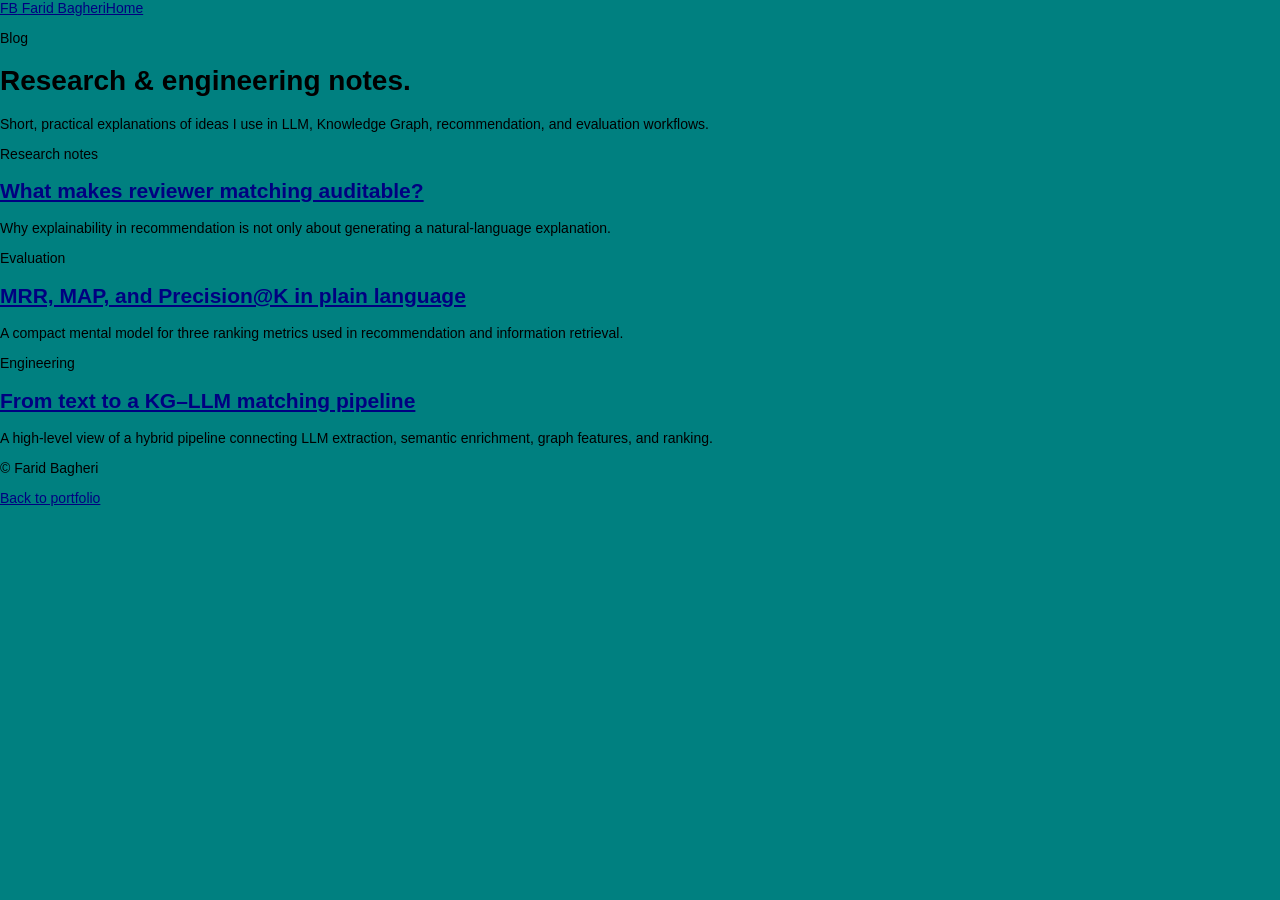
<file: blog/index.html>
<!doctype html>
<html lang="en">
<head>
  <meta charset="utf-8" />
  <meta name="viewport" content="width=device-width, initial-scale=1" />
  <meta name="description" content="Research and engineering notes by Farid Bagheri on LLMs, Knowledge Graphs, reviewer matching, and evaluation." />
  <title>Blog | Farid Bagheri</title>
  <link rel="preconnect" href="https://fonts.googleapis.com">
  <link rel="preconnect" href="https://fonts.gstatic.com" crossorigin>
  <link href="https://fonts.googleapis.com/css2?family=Inter:wght@400;500;600;700;800&family=JetBrains+Mono:wght@500&display=swap" rel="stylesheet">
  <link rel="stylesheet" href="../styles.css" />
</head>
<body>
  <header class="site-header"><nav class="nav container"><a class="brand" href="../"><span>FB</span> Farid Bagheri</a><a class="text-link" href="../">Home</a></nav></header>
  <main class="article-page"><div class="container article-shell"><p class="section-kicker">Blog</p><h1>Research & engineering notes.</h1><p class="section-intro">Short, practical explanations of ideas I use in LLM, Knowledge Graph, recommendation, and evaluation workflows.</p>
    <div class="blog-list">
      <article class="card"><p class="post-tag">Research notes</p><h2><a href="auditable-reviewer-matching.html">What makes reviewer matching auditable?</a></h2><p>Why explainability in recommendation is not only about generating a natural-language explanation.</p></article>
      <article class="card"><p class="post-tag">Evaluation</p><h2><a href="ranking-metrics.html">MRR, MAP, and Precision@K in plain language</a></h2><p>A compact mental model for three ranking metrics used in recommendation and information retrieval.</p></article>
      <article class="card"><p class="post-tag">Engineering</p><h2><a href="llm-kg-pipeline.html">From text to a KG–LLM matching pipeline</a></h2><p>A high-level view of a hybrid pipeline connecting LLM extraction, semantic enrichment, graph features, and ranking.</p></article>
    </div>
  </div></main>
  <footer class="site-footer"><div class="container footer-inner"><p>© Farid Bagheri</p><p><a class="text-link" href="../">Back to portfolio</a></p></div></footer>
  <script src="../script.js"></script>
</body>
</html>
</file>
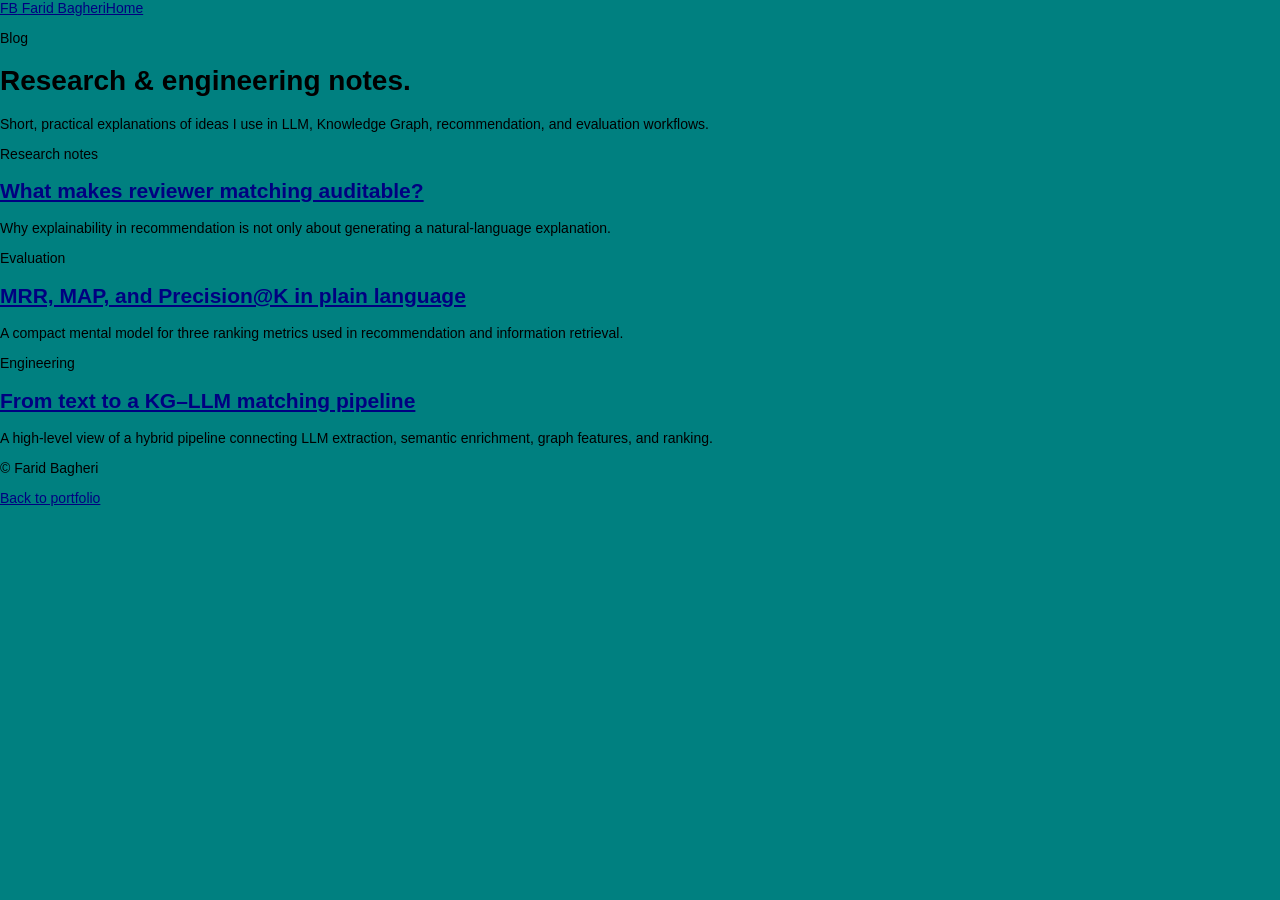
<file: it/blog/index.html>
<!doctype html>
<html lang="en">
<head>
  <meta charset="utf-8" />
  <meta name="viewport" content="width=device-width, initial-scale=1" />
  <meta name="description" content="Research and engineering notes by Farid Bagheri on LLMs, Knowledge Graphs, reviewer matching, and evaluation." />
  <title>Blog | Farid Bagheri</title>
  <link rel="preconnect" href="https://fonts.googleapis.com">
  <link rel="preconnect" href="https://fonts.gstatic.com" crossorigin>
  <link href="https://fonts.googleapis.com/css2?family=Inter:wght@400;500;600;700;800&family=JetBrains+Mono:wght@500&display=swap" rel="stylesheet">
  <link rel="stylesheet" href="../styles.css" />
</head>
<body>
  <header class="site-header"><nav class="nav container"><a class="brand" href="../"><span>FB</span> Farid Bagheri</a><a class="text-link" href="../">Home</a></nav></header>
  <main class="article-page"><div class="container article-shell"><p class="section-kicker">Blog</p><h1>Research & engineering notes.</h1><p class="section-intro">Short, practical explanations of ideas I use in LLM, Knowledge Graph, recommendation, and evaluation workflows.</p>
    <div class="blog-list">
      <article class="card"><p class="post-tag">Research notes</p><h2><a href="auditable-reviewer-matching.html">What makes reviewer matching auditable?</a></h2><p>Why explainability in recommendation is not only about generating a natural-language explanation.</p></article>
      <article class="card"><p class="post-tag">Evaluation</p><h2><a href="ranking-metrics.html">MRR, MAP, and Precision@K in plain language</a></h2><p>A compact mental model for three ranking metrics used in recommendation and information retrieval.</p></article>
      <article class="card"><p class="post-tag">Engineering</p><h2><a href="llm-kg-pipeline.html">From text to a KG–LLM matching pipeline</a></h2><p>A high-level view of a hybrid pipeline connecting LLM extraction, semantic enrichment, graph features, and ranking.</p></article>
    </div>
  </div></main>
  <footer class="site-footer"><div class="container footer-inner"><p>© Farid Bagheri</p><p><a class="text-link" href="../">Back to portfolio</a></p></div></footer>
  
</body>
</html>
</file>
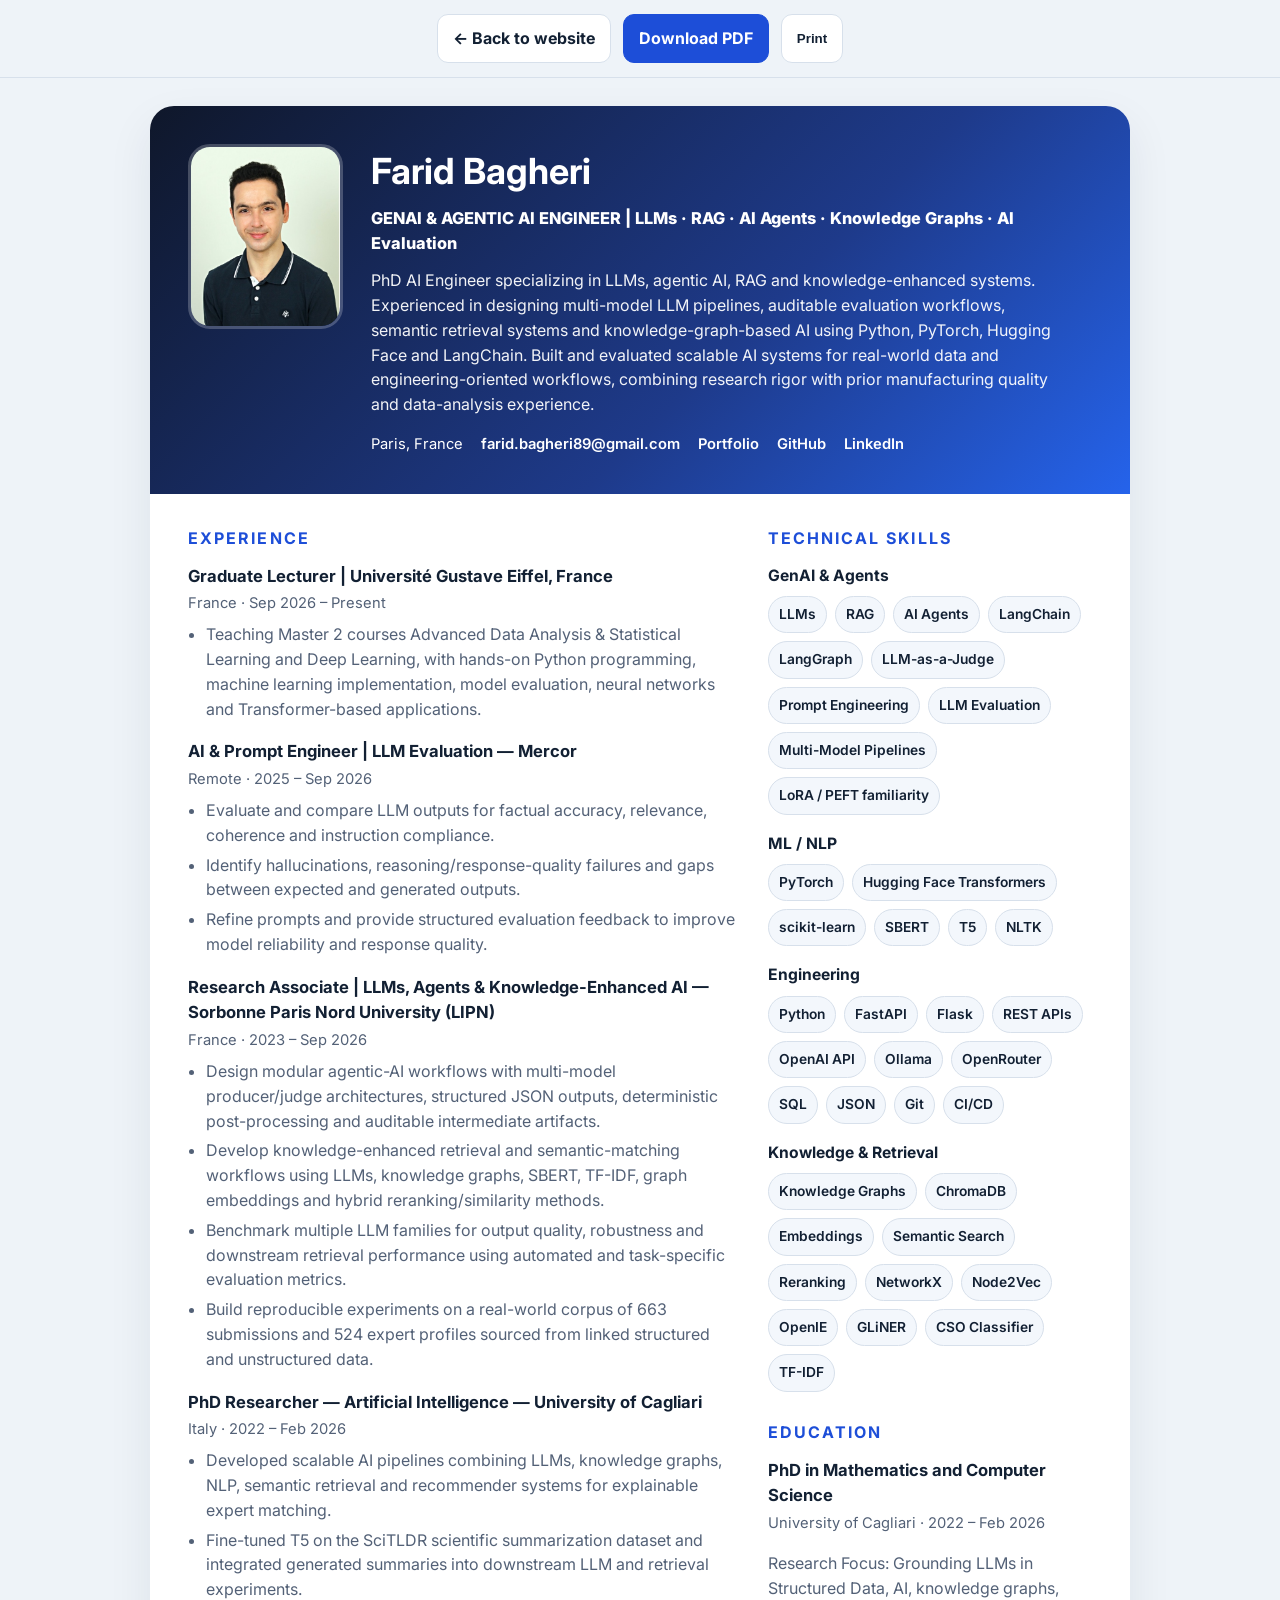
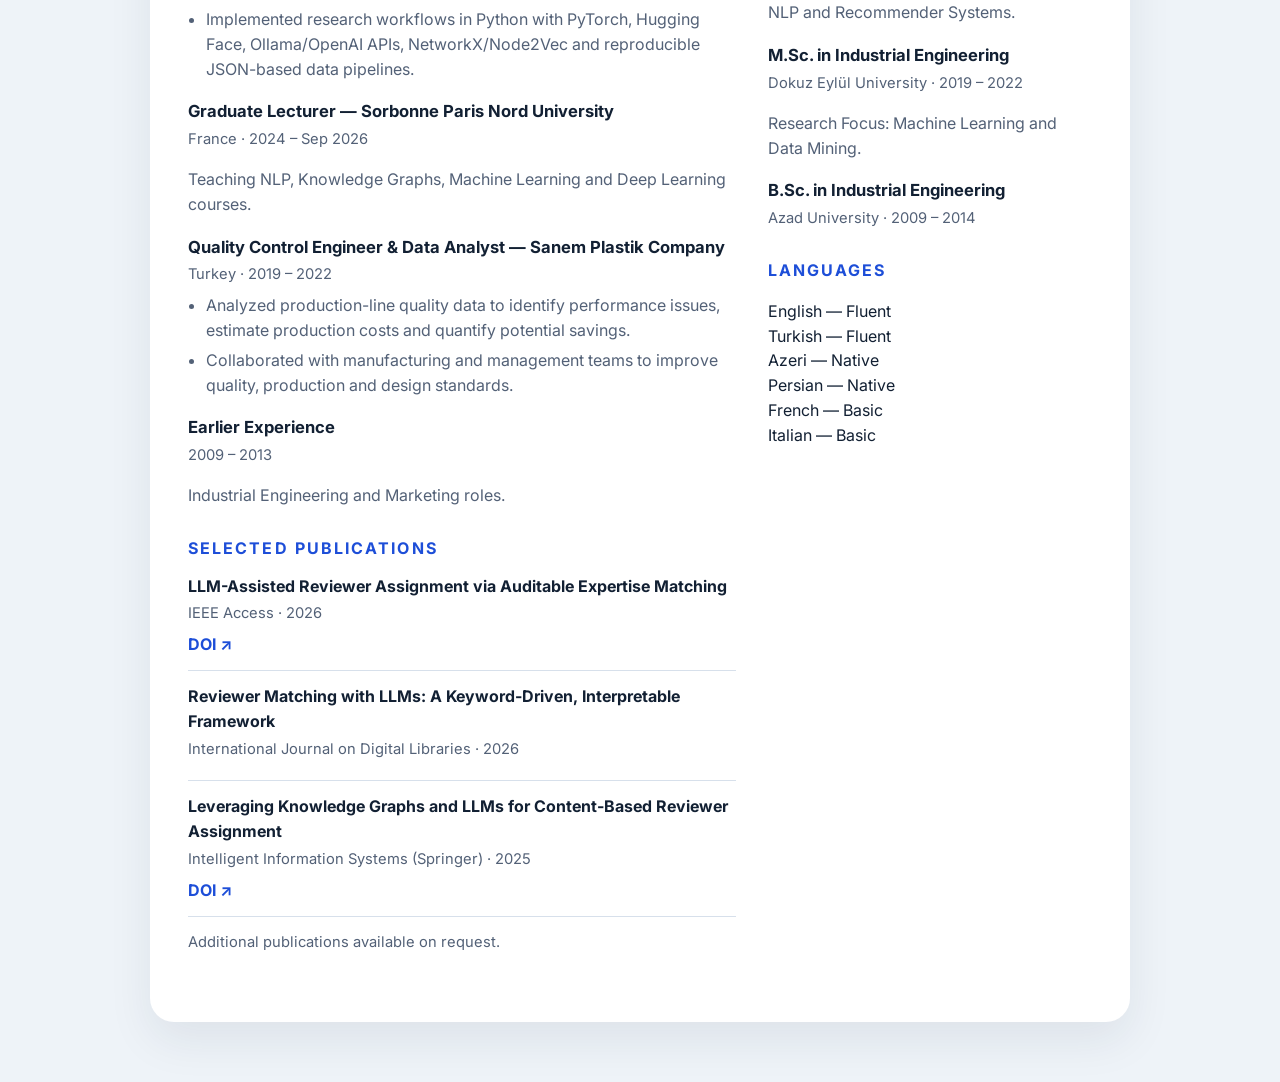
<file: cv.html>
<!doctype html>
<html lang="en">
<head>
  <meta charset="utf-8" />
  <meta name="viewport" content="width=device-width, initial-scale=1" />
  <meta name="description" content="Farid Bagheri — GenAI & Agentic AI Engineer CV" />
  <title>Farid Bagheri | CV</title>
  <link rel="icon" type="image/png" href="assets/pngtree-ai-icon-png-image_15382528.png" />
  <link rel="preconnect" href="https://fonts.googleapis.com">
  <link rel="preconnect" href="https://fonts.gstatic.com" crossorigin>
  <link href="https://fonts.googleapis.com/css2?family=Inter:wght@400;500;600;700;800&display=swap" rel="stylesheet">
  <style>
    :root{--bg:#eef3f8;--page:#fff;--text:#122033;--muted:#536177;--line:#d7e0eb;--accent:#1d4ed8;--accent2:#0f172a;--shadow:0 18px 45px rgba(20,33,61,.08)}
    *{box-sizing:border-box}html{scroll-behavior:smooth}body{margin:0;font-family:"Inter",system-ui,sans-serif;background:var(--bg);color:var(--text);line-height:1.55}
    .toolbar{position:sticky;top:0;z-index:10;display:flex;justify-content:center;gap:12px;padding:14px;background:rgba(238,243,248,.9);backdrop-filter:blur(10px);border-bottom:1px solid var(--line)}
    .btn{display:inline-flex;align-items:center;justify-content:center;padding:11px 15px;border-radius:11px;border:1px solid var(--line);text-decoration:none;color:var(--text);font-weight:700;background:#fff}.btn.primary{background:var(--accent);color:#fff;border-color:var(--accent)}
    .page{width:min(100%,980px);margin:28px auto 60px;background:var(--page);box-shadow:var(--shadow);border-radius:24px;overflow:hidden}
    .header{display:grid;grid-template-columns:155px 1fr;gap:28px;padding:38px;background:linear-gradient(135deg,#0f172a,#1e3a8a 60%,#2563eb);color:#fff}
    .header img{width:155px;height:185px;border-radius:22px;object-fit:cover;object-position:center 22%;border:3px solid rgba(255,255,255,.22)}
    h1{margin:0 0 6px;font-size:2.25rem}.subtitle{font-size:1.02rem;font-weight:800;margin-bottom:12px}.summary{opacity:.94;margin:0;max-width:700px}.header-links{display:flex;flex-wrap:wrap;gap:10px 18px;margin-top:16px;font-size:.92rem}.header-links a{color:#fff;text-decoration:none;font-weight:600}
    .content{display:grid;grid-template-columns:1.35fr .8fr;gap:32px;padding:32px 38px 40px}.section{margin-bottom:28px}.section h2{margin:0 0 13px;font-size:1rem;text-transform:uppercase;letter-spacing:.13em;color:var(--accent)}
    .item{margin-bottom:18px}.item h3{margin:0;font-size:1.04rem}.meta{color:var(--muted);font-size:.92rem;margin:3px 0 7px}.item p,.item li,.pub p{color:var(--muted)}ul{margin:0;padding-left:18px}.item li+li{margin-top:5px}
    .tags{display:flex;flex-wrap:wrap;gap:8px}.tag{padding:7px 10px;border-radius:999px;background:#f3f7fc;border:1px solid var(--line);font-size:.86rem;font-weight:600}
    .skill-block{margin-bottom:17px}.skill-block h3{font-size:.98rem;margin:0 0 8px}.pub{padding-bottom:13px;margin-bottom:13px;border-bottom:1px solid var(--line)}.pub h3{margin:0 0 4px;font-size:1rem}.pub a{color:var(--accent);font-weight:700;text-decoration:none}.small-note{color:var(--muted);font-size:.92rem}
    @media(max-width:860px){.header,.content{grid-template-columns:1fr}.header img{width:132px;height:158px}.page{margin-top:0;border-radius:0}.content{padding:28px 24px}.header{padding:30px 24px}}
    @media print{body{background:#fff}.toolbar{display:none}.page{box-shadow:none;margin:0;width:100%;border-radius:0}@page{size:A4;margin:10mm}}
  </style>
</head>
<body>
  <div class="toolbar">
    <a class="btn" href="index.html">← Back to website</a>
    <a class="btn primary" href="assets/farid-bagheri-CV.pdf" download="Farid-Bagheri-CV.pdf">Download PDF</a>
    <button class="btn" type="button" onclick="window.print()">Print</button>
  </div>

  <main class="page">
    <section class="header">
      <img src="assets/Farid_bagheri.jpeg" alt="Portrait of Farid Bagheri" />
      <div>
        <h1>Farid Bagheri</h1>
        <div class="subtitle">GENAI & AGENTIC AI ENGINEER | LLMs · RAG · AI Agents · Knowledge Graphs · AI Evaluation</div>
        <p class="summary">PhD AI Engineer specializing in LLMs, agentic AI, RAG and knowledge-enhanced systems. Experienced in designing multi-model LLM pipelines, auditable evaluation workflows, semantic retrieval systems and knowledge-graph-based AI using Python, PyTorch, Hugging Face and LangChain. Built and evaluated scalable AI systems for real-world data and engineering-oriented workflows, combining research rigor with prior manufacturing quality and data-analysis experience.</p>
        <div class="header-links">
          <span>Paris, France</span>
          <a href="mailto:farid.bagheri89@gmail.com">farid.bagheri89@gmail.com</a>
          <a href="https://faridbagheri.github.io/">Portfolio</a>
          <a href="https://github.com/faridbagheri" target="_blank" rel="noopener">GitHub</a>
          <a href="https://www.linkedin.com/in/farid-bagheri-a67355ba" target="_blank" rel="noopener">LinkedIn</a>
        </div>
      </div>
    </section>

    <section class="content">
      <div>
        <div class="section">
          <h2>Experience</h2>
          <article class="item">
            <h3>Graduate Lecturer | Université Gustave Eiffel, France</h3>
            <p class="meta">France · Sep 2026 – Present</p>
            <ul>
              <li>Teaching Master 2 courses Advanced Data Analysis &amp; Statistical Learning and Deep Learning, with hands-on Python programming, machine learning implementation, model evaluation, neural networks and Transformer-based applications.</li>
            </ul>
          </article>

          <article class="item">
            <h3>AI & Prompt Engineer | LLM Evaluation — Mercor</h3>
            <p class="meta">Remote · 2025 – Sep 2026</p>
            <ul>
              <li>Evaluate and compare LLM outputs for factual accuracy, relevance, coherence and instruction compliance.</li>
              <li>Identify hallucinations, reasoning/response-quality failures and gaps between expected and generated outputs.</li>
              <li>Refine prompts and provide structured evaluation feedback to improve model reliability and response quality.</li>
            </ul>
          </article>

          <article class="item">
            <h3>Research Associate | LLMs, Agents & Knowledge-Enhanced AI — Sorbonne Paris Nord University (LIPN)</h3>
            <p class="meta">France · 2023 – Sep 2026</p>
            <ul>
              <li>Design modular agentic-AI workflows with multi-model producer/judge architectures, structured JSON outputs, deterministic post-processing and auditable intermediate artifacts.</li>
              <li>Develop knowledge-enhanced retrieval and semantic-matching workflows using LLMs, knowledge graphs, SBERT, TF-IDF, graph embeddings and hybrid reranking/similarity methods.</li>
              <li>Benchmark multiple LLM families for output quality, robustness and downstream retrieval performance using automated and task-specific evaluation metrics.</li>
              <li>Build reproducible experiments on a real-world corpus of 663 submissions and 524 expert profiles sourced from linked structured and unstructured data.</li>
            </ul>
          </article>

          <article class="item">
            <h3>PhD Researcher — Artificial Intelligence — University of Cagliari</h3>
            <p class="meta">Italy · 2022 – Feb 2026</p>
            <ul>
              <li>Developed scalable AI pipelines combining LLMs, knowledge graphs, NLP, semantic retrieval and recommender systems for explainable expert matching.</li>
              <li>Fine-tuned T5 on the SciTLDR scientific summarization dataset and integrated generated summaries into downstream LLM and retrieval experiments.</li>
              <li>Implemented research workflows in Python with PyTorch, Hugging Face, Ollama/OpenAI APIs, NetworkX/Node2Vec and reproducible JSON-based data pipelines.</li>
            </ul>
          </article>

          <article class="item">
            <h3>Graduate Lecturer — Sorbonne Paris Nord University</h3>
            <p class="meta">France · 2024 – Sep 2026</p>
            <p>Teaching NLP, Knowledge Graphs, Machine Learning and Deep Learning courses.</p>
          </article>

          <article class="item">
            <h3>Quality Control Engineer & Data Analyst — Sanem Plastik Company</h3>
            <p class="meta">Turkey · 2019 – 2022</p>
            <ul>
              <li>Analyzed production-line quality data to identify performance issues, estimate production costs and quantify potential savings.</li>
              <li>Collaborated with manufacturing and management teams to improve quality, production and design standards.</li>
            </ul>
          </article>

          <article class="item">
            <h3>Earlier Experience</h3>
            <p class="meta">2009 – 2013</p>
            <p>Industrial Engineering and Marketing roles.</p>
          </article>
        </div>

        <div class="section">
          <h2>Selected Publications</h2>
          <article class="pub">
            <h3>LLM-Assisted Reviewer Assignment via Auditable Expertise Matching</h3>
            <p class="meta">IEEE Access · 2026</p>
            <a href="https://doi.org/10.1109/ACCESS.2026.3724622" target="_blank" rel="noopener">DOI ↗</a>
          </article>
          <article class="pub">
            <h3>Reviewer Matching with LLMs: A Keyword-Driven, Interpretable Framework</h3>
            <p class="meta">International Journal on Digital Libraries · 2026</p>
          </article>
          <article class="pub">
            <h3>Leveraging Knowledge Graphs and LLMs for Content-Based Reviewer Assignment</h3>
            <p class="meta">Intelligent Information Systems (Springer) · 2025</p>
            <a href="https://doi.org/10.1007/s10844-025-01004-9" target="_blank" rel="noopener">DOI ↗</a>
          </article>
          <p class="small-note">Additional publications available on request.</p>
        </div>
      </div>

      <aside>
        <div class="section">
          <h2>Technical Skills</h2>
          <div class="skill-block">
            <h3>GenAI & Agents</h3>
            <div class="tags"><span class="tag">LLMs</span><span class="tag">RAG</span><span class="tag">AI Agents</span><span class="tag">LangChain</span><span class="tag">LangGraph</span><span class="tag">LLM-as-a-Judge</span><span class="tag">Prompt Engineering</span><span class="tag">LLM Evaluation</span><span class="tag">Multi-Model Pipelines</span><span class="tag">LoRA / PEFT familiarity</span></div>
          </div>
          <div class="skill-block">
            <h3>ML / NLP</h3>
            <div class="tags"><span class="tag">PyTorch</span><span class="tag">Hugging Face Transformers</span><span class="tag">scikit-learn</span><span class="tag">SBERT</span><span class="tag">T5</span><span class="tag">NLTK</span></div>
          </div>
          <div class="skill-block">
            <h3>Engineering</h3>
            <div class="tags"><span class="tag">Python</span><span class="tag">FastAPI</span><span class="tag">Flask</span><span class="tag">REST APIs</span><span class="tag">OpenAI API</span><span class="tag">Ollama</span><span class="tag">OpenRouter</span><span class="tag">SQL</span><span class="tag">JSON</span><span class="tag">Git</span><span class="tag">CI/CD</span></div>
          </div>
          <div class="skill-block">
            <h3>Knowledge & Retrieval</h3>
            <div class="tags"><span class="tag">Knowledge Graphs</span><span class="tag">ChromaDB</span><span class="tag">Embeddings</span><span class="tag">Semantic Search</span><span class="tag">Reranking</span><span class="tag">NetworkX</span><span class="tag">Node2Vec</span><span class="tag">OpenIE</span><span class="tag">GLiNER</span><span class="tag">CSO Classifier</span><span class="tag">TF-IDF</span></div>
          </div>
        </div>

        <div class="section">
          <h2>Education</h2>
          <article class="item"><h3>PhD in Mathematics and Computer Science</h3><p class="meta">University of Cagliari · 2022 – Feb 2026</p><p>Research Focus: Grounding LLMs in Structured Data, AI, knowledge graphs, NLP and Recommender Systems.</p></article>
          <article class="item"><h3>M.Sc. in Industrial Engineering</h3><p class="meta">Dokuz Eylül University · 2019 – 2022</p><p>Research Focus: Machine Learning and Data Mining.</p></article>
          <article class="item"><h3>B.Sc. in Industrial Engineering</h3><p class="meta">Azad University · 2009 – 2014</p></article>
        </div>

        <div class="section">
          <h2>Languages</h2>
          <p>English — Fluent<br>Turkish — Fluent<br>Azeri — Native<br>Persian — Native<br>French — Basic<br>Italian — Basic</p>
        </div>
      </aside>
    </section>
  </main>
</body>
</html>
</file>
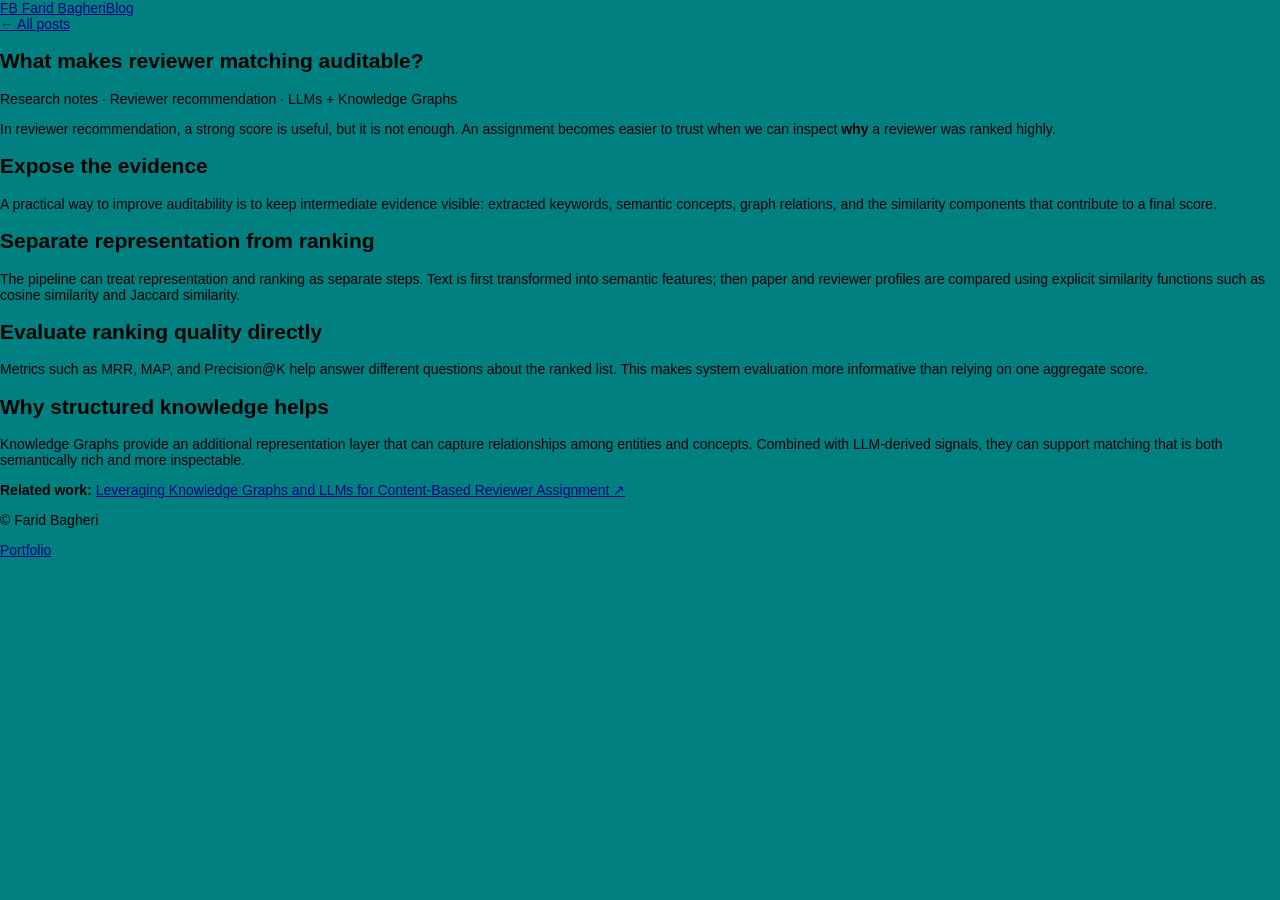
<file: blog/auditable-reviewer-matching.html>
<!doctype html>
<html lang="en"><head><meta charset="utf-8"><meta name="viewport" content="width=device-width, initial-scale=1"><meta name="description" content="Farid Bagheri on auditable reviewer matching with LLMs and Knowledge Graphs."><title>What makes reviewer matching auditable? | Farid Bagheri</title><link rel="preconnect" href="https://fonts.googleapis.com"><link rel="preconnect" href="https://fonts.gstatic.com" crossorigin><link href="https://fonts.googleapis.com/css2?family=Inter:wght@400;500;600;700;800&family=JetBrains+Mono:wght@500&display=swap" rel="stylesheet"><link rel="stylesheet" href="../styles.css"></head>
<body><header class="site-header"><nav class="nav container"><a class="brand" href="../"><span>FB</span> Farid Bagheri</a><a class="text-link" href="./">Blog</a></nav></header><main class="article-page"><article class="container article-shell"><a class="back-link" href="./">← All posts</a><h1>What makes reviewer matching auditable?</h1><p class="article-meta">Research notes · Reviewer recommendation · LLMs + Knowledge Graphs</p><div class="article-body"><p>In reviewer recommendation, a strong score is useful, but it is not enough. An assignment becomes easier to trust when we can inspect <strong>why</strong> a reviewer was ranked highly.</p><h2>Expose the evidence</h2><p>A practical way to improve auditability is to keep intermediate evidence visible: extracted keywords, semantic concepts, graph relations, and the similarity components that contribute to a final score.</p><h2>Separate representation from ranking</h2><p>The pipeline can treat representation and ranking as separate steps. Text is first transformed into semantic features; then paper and reviewer profiles are compared using explicit similarity functions such as cosine similarity and Jaccard similarity.</p><h2>Evaluate ranking quality directly</h2><p>Metrics such as MRR, MAP, and Precision@K help answer different questions about the ranked list. This makes system evaluation more informative than relying on one aggregate score.</p><h2>Why structured knowledge helps</h2><p>Knowledge Graphs provide an additional representation layer that can capture relationships among entities and concepts. Combined with LLM-derived signals, they can support matching that is both semantically rich and more inspectable.</p><p><strong>Related work:</strong> <a class="text-link" href="https://doi.org/10.1007/s10844-025-01004-9" target="_blank" rel="noopener">Leveraging Knowledge Graphs and LLMs for Content-Based Reviewer Assignment ↗</a></p></div></article></main><footer class="site-footer"><div class="container footer-inner"><p>© Farid Bagheri</p><p><a class="text-link" href="../">Portfolio</a></p></div></footer><script src="../script.js"></script></body></html>
</file>
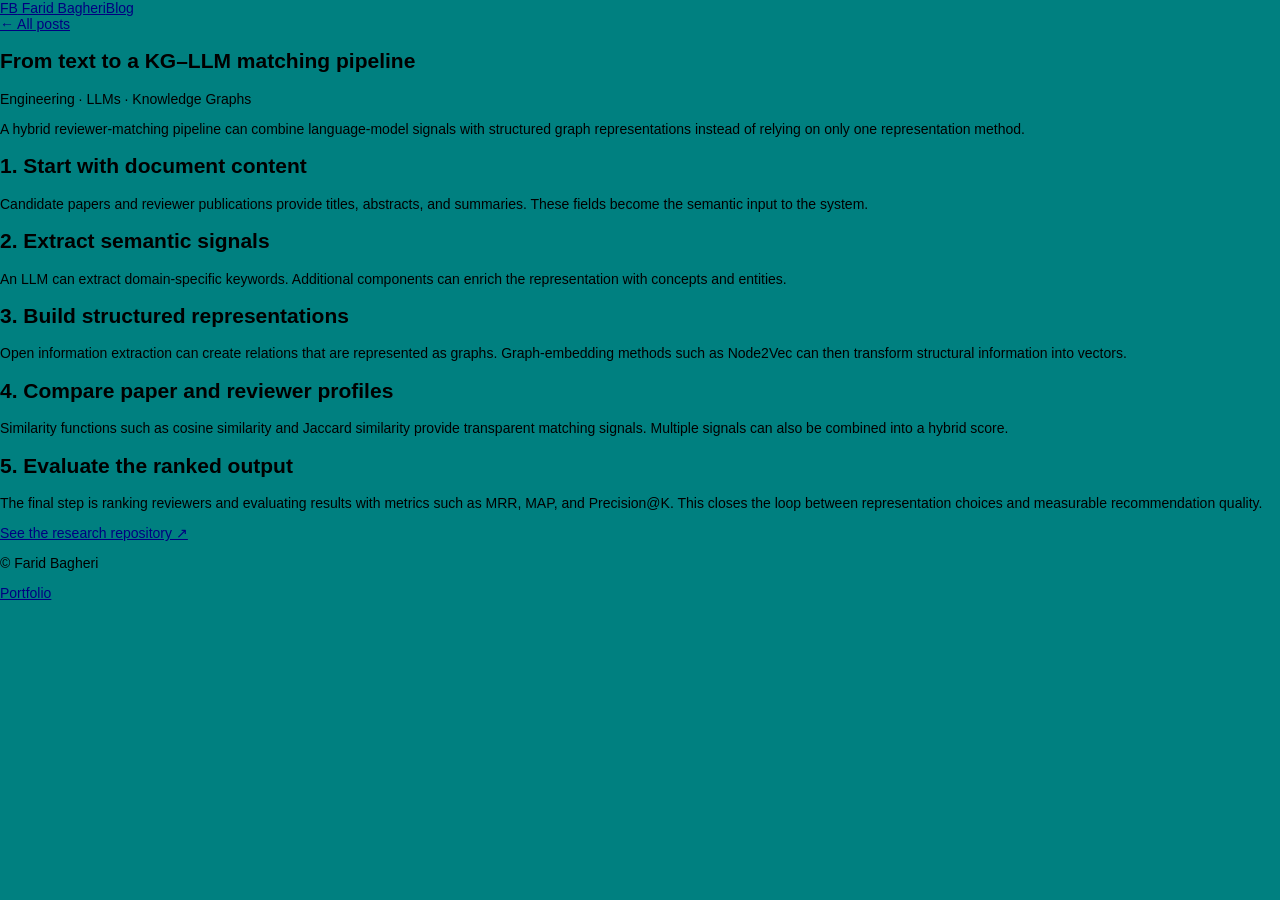
<file: blog/llm-kg-pipeline.html>
<!doctype html>
<html lang="en"><head><meta charset="utf-8"><meta name="viewport" content="width=device-width, initial-scale=1"><meta name="description" content="A high-level KG–LLM reviewer matching pipeline by Farid Bagheri."><title>From text to a KG–LLM matching pipeline | Farid Bagheri</title><link rel="preconnect" href="https://fonts.googleapis.com"><link rel="preconnect" href="https://fonts.gstatic.com" crossorigin><link href="https://fonts.googleapis.com/css2?family=Inter:wght@400;500;600;700;800&family=JetBrains+Mono:wght@500&display=swap" rel="stylesheet"><link rel="stylesheet" href="../styles.css"></head>
<body><header class="site-header"><nav class="nav container"><a class="brand" href="../"><span>FB</span> Farid Bagheri</a><a class="text-link" href="./">Blog</a></nav></header><main class="article-page"><article class="container article-shell"><a class="back-link" href="./">← All posts</a><h1>From text to a KG–LLM matching pipeline</h1><p class="article-meta">Engineering · LLMs · Knowledge Graphs</p><div class="article-body"><p>A hybrid reviewer-matching pipeline can combine language-model signals with structured graph representations instead of relying on only one representation method.</p><h2>1. Start with document content</h2><p>Candidate papers and reviewer publications provide titles, abstracts, and summaries. These fields become the semantic input to the system.</p><h2>2. Extract semantic signals</h2><p>An LLM can extract domain-specific keywords. Additional components can enrich the representation with concepts and entities.</p><h2>3. Build structured representations</h2><p>Open information extraction can create relations that are represented as graphs. Graph-embedding methods such as Node2Vec can then transform structural information into vectors.</p><h2>4. Compare paper and reviewer profiles</h2><p>Similarity functions such as cosine similarity and Jaccard similarity provide transparent matching signals. Multiple signals can also be combined into a hybrid score.</p><h2>5. Evaluate the ranked output</h2><p>The final step is ranking reviewers and evaluating results with metrics such as MRR, MAP, and Precision@K. This closes the loop between representation choices and measurable recommendation quality.</p><p><a class="text-link" href="https://github.com/faridbagheri/Reviewers-Recommendations-System" target="_blank" rel="noopener">See the research repository ↗</a></p></div></article></main><footer class="site-footer"><div class="container footer-inner"><p>© Farid Bagheri</p><p><a class="text-link" href="../">Portfolio</a></p></div></footer><script src="../script.js"></script></body></html>
</file>
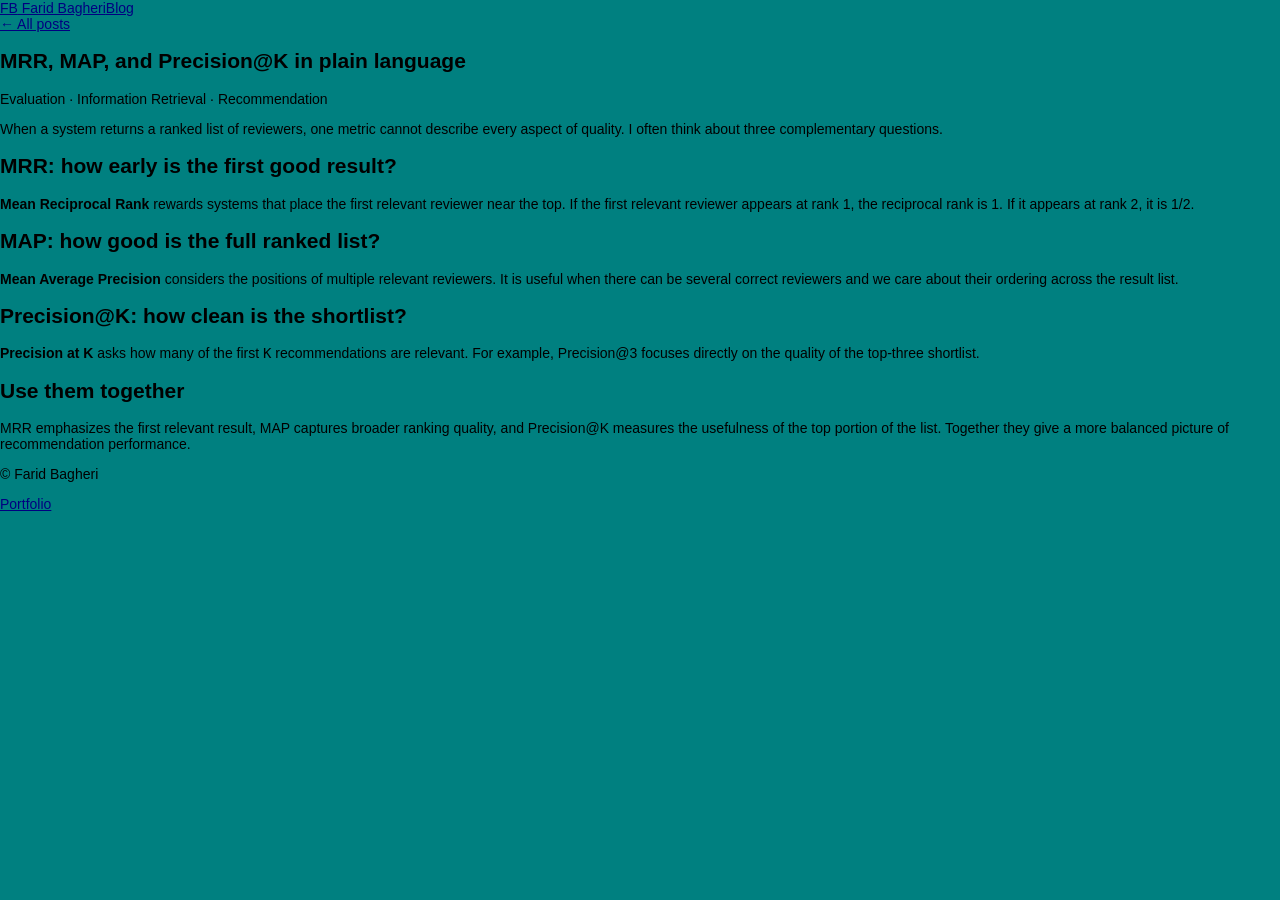
<file: blog/ranking-metrics.html>
<!doctype html>
<html lang="en"><head><meta charset="utf-8"><meta name="viewport" content="width=device-width, initial-scale=1"><meta name="description" content="MRR, MAP and Precision at K explained for ranking evaluation."><title>MRR, MAP, and Precision@K in plain language | Farid Bagheri</title><link rel="preconnect" href="https://fonts.googleapis.com"><link rel="preconnect" href="https://fonts.gstatic.com" crossorigin><link href="https://fonts.googleapis.com/css2?family=Inter:wght@400;500;600;700;800&family=JetBrains+Mono:wght@500&display=swap" rel="stylesheet"><link rel="stylesheet" href="../styles.css"></head>
<body><header class="site-header"><nav class="nav container"><a class="brand" href="../"><span>FB</span> Farid Bagheri</a><a class="text-link" href="./">Blog</a></nav></header><main class="article-page"><article class="container article-shell"><a class="back-link" href="./">← All posts</a><h1>MRR, MAP, and Precision@K in plain language</h1><p class="article-meta">Evaluation · Information Retrieval · Recommendation</p><div class="article-body"><p>When a system returns a ranked list of reviewers, one metric cannot describe every aspect of quality. I often think about three complementary questions.</p><h2>MRR: how early is the first good result?</h2><p><strong>Mean Reciprocal Rank</strong> rewards systems that place the first relevant reviewer near the top. If the first relevant reviewer appears at rank 1, the reciprocal rank is 1. If it appears at rank 2, it is 1/2.</p><h2>MAP: how good is the full ranked list?</h2><p><strong>Mean Average Precision</strong> considers the positions of multiple relevant reviewers. It is useful when there can be several correct reviewers and we care about their ordering across the result list.</p><h2>Precision@K: how clean is the shortlist?</h2><p><strong>Precision at K</strong> asks how many of the first <code>K</code> recommendations are relevant. For example, Precision@3 focuses directly on the quality of the top-three shortlist.</p><h2>Use them together</h2><p>MRR emphasizes the first relevant result, MAP captures broader ranking quality, and Precision@K measures the usefulness of the top portion of the list. Together they give a more balanced picture of recommendation performance.</p></div></article></main><footer class="site-footer"><div class="container footer-inner"><p>© Farid Bagheri</p><p><a class="text-link" href="../">Portfolio</a></p></div></footer><script src="../script.js"></script></body></html>
</file>
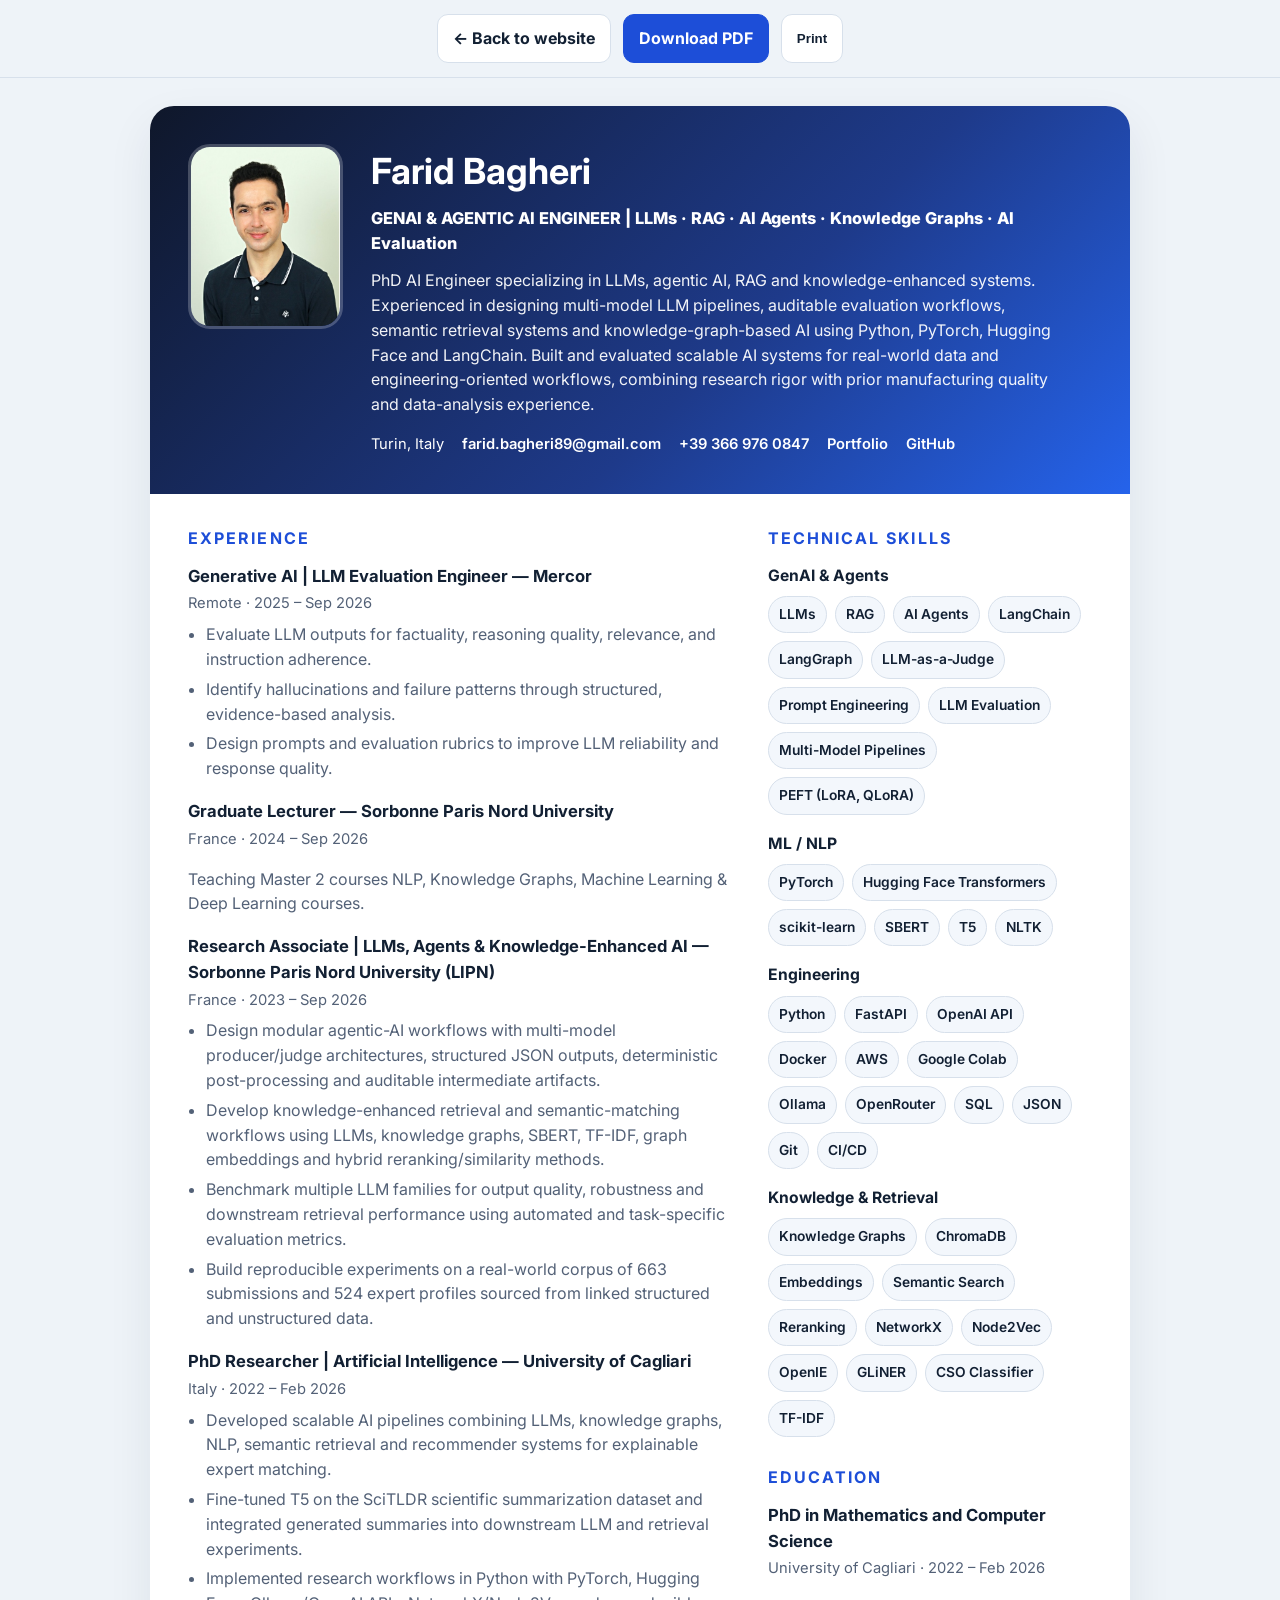
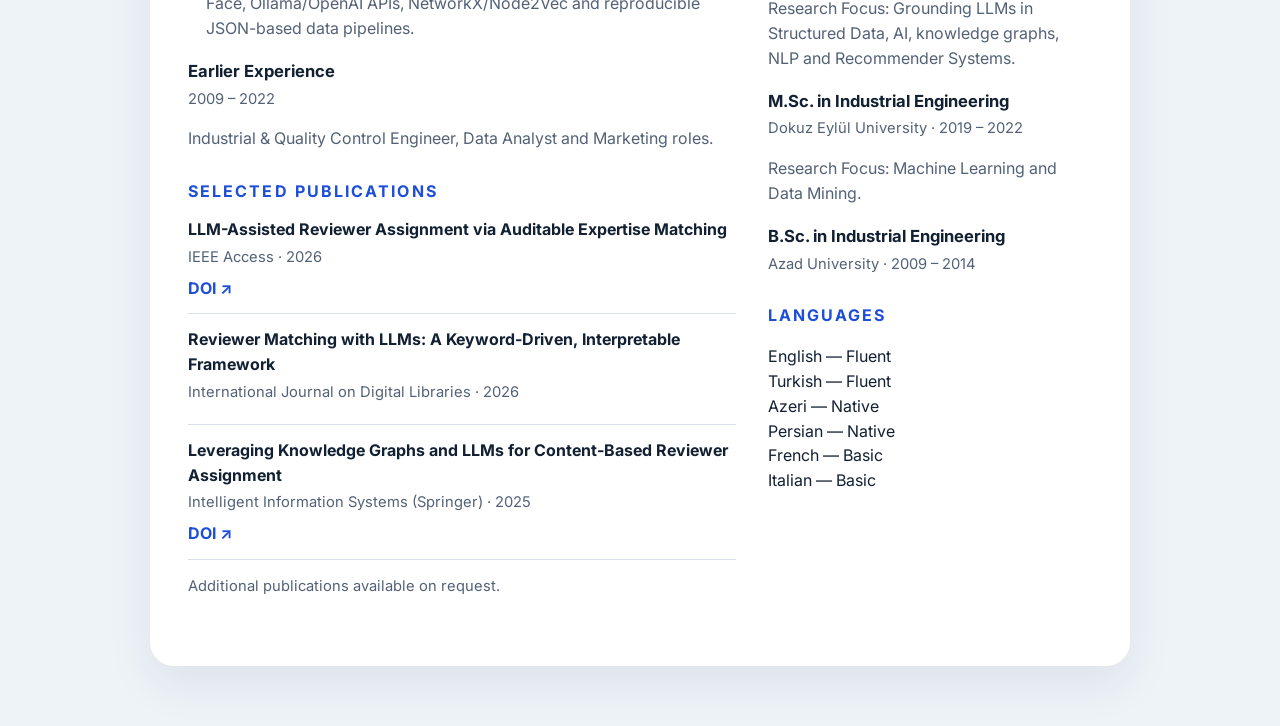
<file: it/cv.html>
<!doctype html>
<html lang="en">
<head>
  <meta charset="utf-8" />
  <meta name="viewport" content="width=device-width, initial-scale=1" />
  <meta name="description" content="Farid Bagheri — GenAI & Agentic AI Engineer CV" />
  <title>Farid Bagheri | CV</title>
  <link rel="icon" type="image/png" href="../assets/pngtree-ai-icon-png-image_15382528.png" />
  <link rel="preconnect" href="https://fonts.googleapis.com">
  <link rel="preconnect" href="https://fonts.gstatic.com" crossorigin>
  <link href="https://fonts.googleapis.com/css2?family=Inter:wght@400;500;600;700;800&display=swap" rel="stylesheet">
  <style>
    :root{--bg:#eef3f8;--page:#fff;--text:#122033;--muted:#536177;--line:#d7e0eb;--accent:#1d4ed8;--accent2:#0f172a;--shadow:0 18px 45px rgba(20,33,61,.08)}
    *{box-sizing:border-box}html{scroll-behavior:smooth}body{margin:0;font-family:"Inter",system-ui,sans-serif;background:var(--bg);color:var(--text);line-height:1.55}
    .toolbar{position:sticky;top:0;z-index:10;display:flex;justify-content:center;gap:12px;padding:14px;background:rgba(238,243,248,.9);backdrop-filter:blur(10px);border-bottom:1px solid var(--line)}
    .btn{display:inline-flex;align-items:center;justify-content:center;padding:11px 15px;border-radius:11px;border:1px solid var(--line);text-decoration:none;color:var(--text);font-weight:700;background:#fff}.btn.primary{background:var(--accent);color:#fff;border-color:var(--accent)}
    .page{width:min(100%,980px);margin:28px auto 60px;background:var(--page);box-shadow:var(--shadow);border-radius:24px;overflow:hidden}
    .header{display:grid;grid-template-columns:155px 1fr;gap:28px;padding:38px;background:linear-gradient(135deg,#0f172a,#1e3a8a 60%,#2563eb);color:#fff}
    .header img{width:155px;height:185px;border-radius:22px;object-fit:cover;object-position:center 22%;border:3px solid rgba(255,255,255,.22)}
    h1{margin:0 0 6px;font-size:2.25rem}.subtitle{font-size:1.02rem;font-weight:800;margin-bottom:12px}.summary{opacity:.94;margin:0;max-width:700px}.header-links{display:flex;flex-wrap:wrap;gap:10px 18px;margin-top:16px;font-size:.92rem}.header-links a{color:#fff;text-decoration:none;font-weight:600}
    .content{display:grid;grid-template-columns:1.35fr .8fr;gap:32px;padding:32px 38px 40px}.section{margin-bottom:28px}.section h2{margin:0 0 13px;font-size:1rem;text-transform:uppercase;letter-spacing:.13em;color:var(--accent)}
    .item{margin-bottom:18px}.item h3{margin:0;font-size:1.04rem}.meta{color:var(--muted);font-size:.92rem;margin:3px 0 7px}.item p,.item li,.pub p{color:var(--muted)}ul{margin:0;padding-left:18px}.item li+li{margin-top:5px}
    .tags{display:flex;flex-wrap:wrap;gap:8px}.tag{padding:7px 10px;border-radius:999px;background:#f3f7fc;border:1px solid var(--line);font-size:.86rem;font-weight:600}
    .skill-block{margin-bottom:17px}.skill-block h3{font-size:.98rem;margin:0 0 8px}.pub{padding-bottom:13px;margin-bottom:13px;border-bottom:1px solid var(--line)}.pub h3{margin:0 0 4px;font-size:1rem}.pub a{color:var(--accent);font-weight:700;text-decoration:none}.small-note{color:var(--muted);font-size:.92rem}
    @media(max-width:860px){.header,.content{grid-template-columns:1fr}.header img{width:132px;height:158px}.page{margin-top:0;border-radius:0}.content{padding:28px 24px}.header{padding:30px 24px}}
    @media print{body{background:#fff}.toolbar{display:none}.page{box-shadow:none;margin:0;width:100%;border-radius:0}@page{size:A4;margin:10mm}}
  </style>
</head>
<body>
  <div class="toolbar">
    <a class="btn" href="index.html">← Back to website</a>
    <a class="btn primary" href="#" onclick="downloadItalianResume(event)">Download PDF</a>
    <button class="btn" type="button" onclick="window.print()">Print</button>
  </div>

  <main class="page">
    <section class="header">
      <img src="../assets/Farid_bagheri.jpeg" alt="Portrait of Farid Bagheri" />
      <div>
        <h1>Farid Bagheri</h1>
        <div class="subtitle">GENAI & AGENTIC AI ENGINEER | LLMs · RAG · AI Agents · Knowledge Graphs · AI Evaluation</div>
        <p class="summary">PhD AI Engineer specializing in LLMs, agentic AI, RAG and knowledge-enhanced systems. Experienced in designing multi-model LLM pipelines, auditable evaluation workflows, semantic retrieval systems and knowledge-graph-based AI using Python, PyTorch, Hugging Face and LangChain. Built and evaluated scalable AI systems for real-world data and engineering-oriented workflows, combining research rigor with prior manufacturing quality and data-analysis experience.</p>
        <div class="header-links">
          <span>Turin, Italy</span>
          <a href="mailto:farid.bagheri89@gmail.com">farid.bagheri89@gmail.com</a>
          <a href="tel:+393669760847">+39 366 976 0847</a>
          <a href="https://faridbagheri.github.io/it/">Portfolio</a>
          <a href="https://github.com/faridbagheri" target="_blank" rel="noopener">GitHub</a>
        </div>
      </div>
    </section>

    <section class="content">
      <div>
        <div class="section">
          <h2>Experience</h2>

          <article class="item">
            <h3>Generative AI | LLM Evaluation Engineer — Mercor</h3>
            <p class="meta">Remote · 2025 – Sep 2026</p>
            <ul>
              <li>Evaluate LLM outputs for factuality, reasoning quality, relevance, and instruction adherence.</li>
              <li>Identify hallucinations and failure patterns through structured, evidence-based analysis.</li>
              <li>Design prompts and evaluation rubrics to improve LLM reliability and response quality.</li>
            </ul>
          </article>

          <article class="item">
            <h3>Graduate Lecturer — Sorbonne Paris Nord University</h3>
            <p class="meta">France · 2024 – Sep 2026</p>
            <p>Teaching Master 2 courses NLP, Knowledge Graphs, Machine Learning &amp; Deep Learning courses.</p>
          </article>

          <article class="item">
            <h3>Research Associate | LLMs, Agents &amp; Knowledge-Enhanced AI — Sorbonne Paris Nord University (LIPN)</h3>
            <p class="meta">France · 2023 – Sep 2026</p>
            <ul>
              <li>Design modular agentic-AI workflows with multi-model producer/judge architectures, structured JSON outputs, deterministic post-processing and auditable intermediate artifacts.</li>
              <li>Develop knowledge-enhanced retrieval and semantic-matching workflows using LLMs, knowledge graphs, SBERT, TF-IDF, graph embeddings and hybrid reranking/similarity methods.</li>
              <li>Benchmark multiple LLM families for output quality, robustness and downstream retrieval performance using automated and task-specific evaluation metrics.</li>
              <li>Build reproducible experiments on a real-world corpus of 663 submissions and 524 expert profiles sourced from linked structured and unstructured data.</li>
            </ul>
          </article>

          <article class="item">
            <h3>PhD Researcher | Artificial Intelligence — University of Cagliari</h3>
            <p class="meta">Italy · 2022 – Feb 2026</p>
            <ul>
              <li>Developed scalable AI pipelines combining LLMs, knowledge graphs, NLP, semantic retrieval and recommender systems for explainable expert matching.</li>
              <li>Fine-tuned T5 on the SciTLDR scientific summarization dataset and integrated generated summaries into downstream LLM and retrieval experiments.</li>
              <li>Implemented research workflows in Python with PyTorch, Hugging Face, Ollama/OpenAI APIs, NetworkX/Node2Vec and reproducible JSON-based data pipelines.</li>
            </ul>
          </article>

          <article class="item">
            <h3>Earlier Experience</h3>
            <p class="meta">2009 – 2022</p>
            <p>Industrial &amp; Quality Control Engineer, Data Analyst and Marketing roles.</p>
          </article>
        </div>

        <div class="section">
          <h2>Selected Publications</h2>
          <article class="pub">
            <h3>LLM-Assisted Reviewer Assignment via Auditable Expertise Matching</h3>
            <p class="meta">IEEE Access · 2026</p>
            <a href="https://doi.org/10.1109/ACCESS.2026.3724622" target="_blank" rel="noopener">DOI ↗</a>
          </article>
          <article class="pub">
            <h3>Reviewer Matching with LLMs: A Keyword-Driven, Interpretable Framework</h3>
            <p class="meta">International Journal on Digital Libraries · 2026</p>
          </article>
          <article class="pub">
            <h3>Leveraging Knowledge Graphs and LLMs for Content-Based Reviewer Assignment</h3>
            <p class="meta">Intelligent Information Systems (Springer) · 2025</p>
            <a href="https://doi.org/10.1007/s10844-025-01004-9" target="_blank" rel="noopener">DOI ↗</a>
          </article>
          <p class="small-note">Additional publications available on request.</p>
        </div>
      </div>

      <aside>
        <div class="section">
          <h2>Technical Skills</h2>
          <div class="skill-block">
            <h3>GenAI & Agents</h3>
            <div class="tags"><span class="tag">LLMs</span><span class="tag">RAG</span><span class="tag">AI Agents</span><span class="tag">LangChain</span><span class="tag">LangGraph</span><span class="tag">LLM-as-a-Judge</span><span class="tag">Prompt Engineering</span><span class="tag">LLM Evaluation</span><span class="tag">Multi-Model Pipelines</span><span class="tag">PEFT (LoRA, QLoRA)</span></div>
          </div>
          <div class="skill-block">
            <h3>ML / NLP</h3>
            <div class="tags"><span class="tag">PyTorch</span><span class="tag">Hugging Face Transformers</span><span class="tag">scikit-learn</span><span class="tag">SBERT</span><span class="tag">T5</span><span class="tag">NLTK</span></div>
          </div>
          <div class="skill-block">
            <h3>Engineering</h3>
            <div class="tags"><span class="tag">Python</span><span class="tag">FastAPI</span><span class="tag">OpenAI API</span><span class="tag">Docker</span><span class="tag">AWS</span><span class="tag">Google Colab</span><span class="tag">Ollama</span><span class="tag">OpenRouter</span><span class="tag">SQL</span><span class="tag">JSON</span><span class="tag">Git</span><span class="tag">CI/CD</span></div>
          </div>
          <div class="skill-block">
            <h3>Knowledge & Retrieval</h3>
            <div class="tags"><span class="tag">Knowledge Graphs</span><span class="tag">ChromaDB</span><span class="tag">Embeddings</span><span class="tag">Semantic Search</span><span class="tag">Reranking</span><span class="tag">NetworkX</span><span class="tag">Node2Vec</span><span class="tag">OpenIE</span><span class="tag">GLiNER</span><span class="tag">CSO Classifier</span><span class="tag">TF-IDF</span></div>
          </div>
        </div>

        <div class="section">
          <h2>Education</h2>
          <article class="item"><h3>PhD in Mathematics and Computer Science</h3><p class="meta">University of Cagliari · 2022 – Feb 2026</p><p>Research Focus: Grounding LLMs in Structured Data, AI, knowledge graphs, NLP and Recommender Systems.</p></article>
          <article class="item"><h3>M.Sc. in Industrial Engineering</h3><p class="meta">Dokuz Eylül University · 2019 – 2022</p><p>Research Focus: Machine Learning and Data Mining.</p></article>
          <article class="item"><h3>B.Sc. in Industrial Engineering</h3><p class="meta">Azad University · 2009 – 2014</p></article>
        </div>

        <div class="section">
          <h2>Languages</h2>
          <p>English — Fluent<br>Turkish — Fluent<br>Azeri — Native<br>Persian — Native<br>French — Basic<br>Italian — Basic</p>
        </div>
      </aside>
    </section>
  </main>
  <script src="resume-download.js"></script>
</body>
</html>
</file>
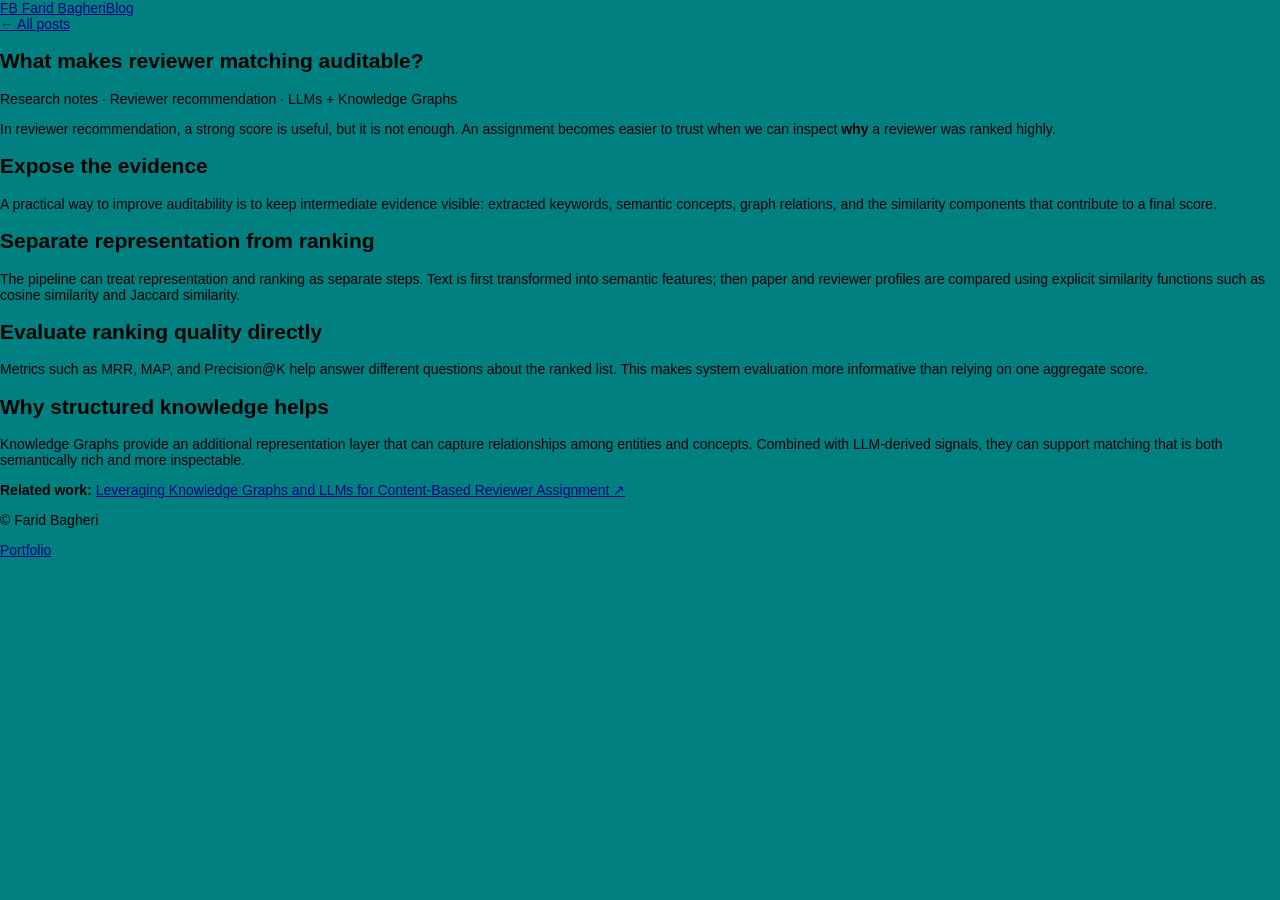
<file: it/blog/auditable-reviewer-matching.html>
<!doctype html>
<html lang="en"><head><meta charset="utf-8"><meta name="viewport" content="width=device-width, initial-scale=1"><meta name="description" content="Farid Bagheri on auditable reviewer matching with LLMs and Knowledge Graphs."><title>What makes reviewer matching auditable? | Farid Bagheri</title><link rel="preconnect" href="https://fonts.googleapis.com"><link rel="preconnect" href="https://fonts.gstatic.com" crossorigin><link href="https://fonts.googleapis.com/css2?family=Inter:wght@400;500;600;700;800&family=JetBrains+Mono:wght@500&display=swap" rel="stylesheet"><link rel="stylesheet" href="../styles.css"></head>
<body><header class="site-header"><nav class="nav container"><a class="brand" href="../"><span>FB</span> Farid Bagheri</a><a class="text-link" href="./">Blog</a></nav></header><main class="article-page"><article class="container article-shell"><a class="back-link" href="./">← All posts</a><h1>What makes reviewer matching auditable?</h1><p class="article-meta">Research notes · Reviewer recommendation · LLMs + Knowledge Graphs</p><div class="article-body"><p>In reviewer recommendation, a strong score is useful, but it is not enough. An assignment becomes easier to trust when we can inspect <strong>why</strong> a reviewer was ranked highly.</p><h2>Expose the evidence</h2><p>A practical way to improve auditability is to keep intermediate evidence visible: extracted keywords, semantic concepts, graph relations, and the similarity components that contribute to a final score.</p><h2>Separate representation from ranking</h2><p>The pipeline can treat representation and ranking as separate steps. Text is first transformed into semantic features; then paper and reviewer profiles are compared using explicit similarity functions such as cosine similarity and Jaccard similarity.</p><h2>Evaluate ranking quality directly</h2><p>Metrics such as MRR, MAP, and Precision@K help answer different questions about the ranked list. This makes system evaluation more informative than relying on one aggregate score.</p><h2>Why structured knowledge helps</h2><p>Knowledge Graphs provide an additional representation layer that can capture relationships among entities and concepts. Combined with LLM-derived signals, they can support matching that is both semantically rich and more inspectable.</p><p><strong>Related work:</strong> <a class="text-link" href="https://doi.org/10.1007/s10844-025-01004-9" target="_blank" rel="noopener">Leveraging Knowledge Graphs and LLMs for Content-Based Reviewer Assignment ↗</a></p></div></article></main><footer class="site-footer"><div class="container footer-inner"><p>© Farid Bagheri</p><p><a class="text-link" href="../">Portfolio</a></p></div></footer></body></html>
</file>
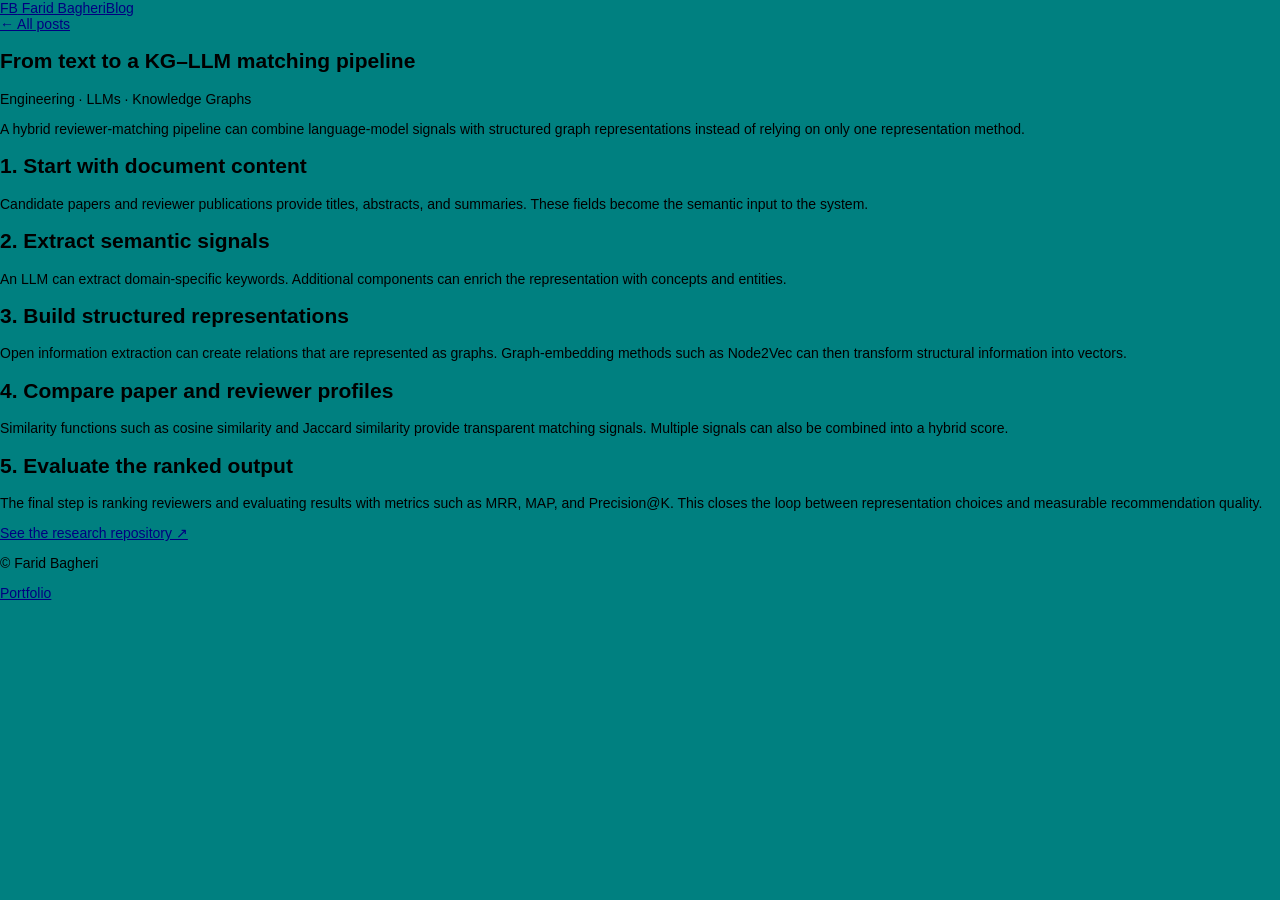
<file: it/blog/llm-kg-pipeline.html>
<!doctype html>
<html lang="en"><head><meta charset="utf-8"><meta name="viewport" content="width=device-width, initial-scale=1"><meta name="description" content="A high-level KG–LLM reviewer matching pipeline by Farid Bagheri."><title>From text to a KG–LLM matching pipeline | Farid Bagheri</title><link rel="preconnect" href="https://fonts.googleapis.com"><link rel="preconnect" href="https://fonts.gstatic.com" crossorigin><link href="https://fonts.googleapis.com/css2?family=Inter:wght@400;500;600;700;800&family=JetBrains+Mono:wght@500&display=swap" rel="stylesheet"><link rel="stylesheet" href="../styles.css"></head>
<body><header class="site-header"><nav class="nav container"><a class="brand" href="../"><span>FB</span> Farid Bagheri</a><a class="text-link" href="./">Blog</a></nav></header><main class="article-page"><article class="container article-shell"><a class="back-link" href="./">← All posts</a><h1>From text to a KG–LLM matching pipeline</h1><p class="article-meta">Engineering · LLMs · Knowledge Graphs</p><div class="article-body"><p>A hybrid reviewer-matching pipeline can combine language-model signals with structured graph representations instead of relying on only one representation method.</p><h2>1. Start with document content</h2><p>Candidate papers and reviewer publications provide titles, abstracts, and summaries. These fields become the semantic input to the system.</p><h2>2. Extract semantic signals</h2><p>An LLM can extract domain-specific keywords. Additional components can enrich the representation with concepts and entities.</p><h2>3. Build structured representations</h2><p>Open information extraction can create relations that are represented as graphs. Graph-embedding methods such as Node2Vec can then transform structural information into vectors.</p><h2>4. Compare paper and reviewer profiles</h2><p>Similarity functions such as cosine similarity and Jaccard similarity provide transparent matching signals. Multiple signals can also be combined into a hybrid score.</p><h2>5. Evaluate the ranked output</h2><p>The final step is ranking reviewers and evaluating results with metrics such as MRR, MAP, and Precision@K. This closes the loop between representation choices and measurable recommendation quality.</p><p><a class="text-link" href="https://github.com/faridbagheri/Reviewers-Recommendations-System" target="_blank" rel="noopener">See the research repository ↗</a></p></div></article></main><footer class="site-footer"><div class="container footer-inner"><p>© Farid Bagheri</p><p><a class="text-link" href="../">Portfolio</a></p></div></footer></body></html>
</file>
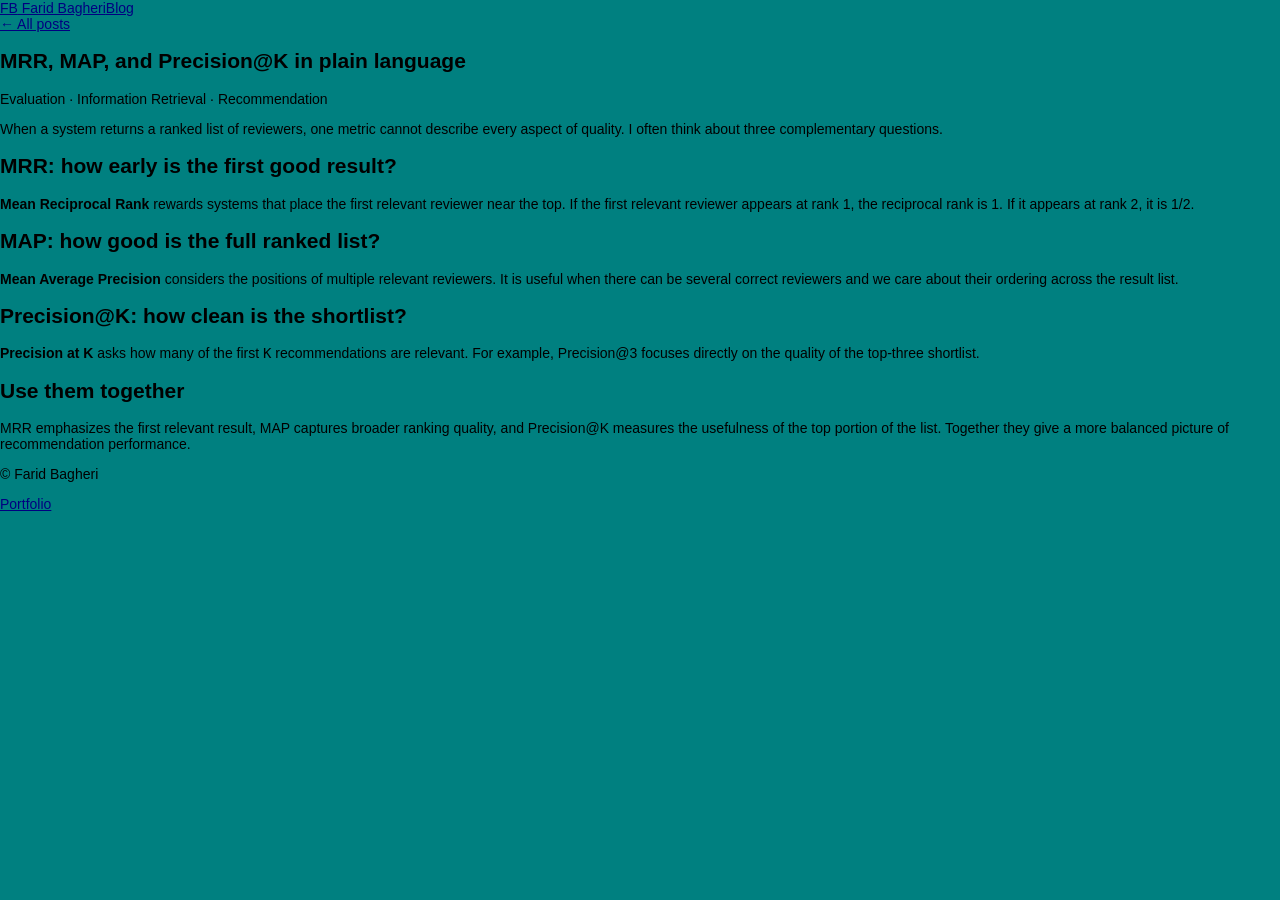
<file: it/blog/ranking-metrics.html>
<!doctype html>
<html lang="en"><head><meta charset="utf-8"><meta name="viewport" content="width=device-width, initial-scale=1"><meta name="description" content="MRR, MAP and Precision at K explained for ranking evaluation."><title>MRR, MAP, and Precision@K in plain language | Farid Bagheri</title><link rel="preconnect" href="https://fonts.googleapis.com"><link rel="preconnect" href="https://fonts.gstatic.com" crossorigin><link href="https://fonts.googleapis.com/css2?family=Inter:wght@400;500;600;700;800&family=JetBrains+Mono:wght@500&display=swap" rel="stylesheet"><link rel="stylesheet" href="../styles.css"></head>
<body><header class="site-header"><nav class="nav container"><a class="brand" href="../"><span>FB</span> Farid Bagheri</a><a class="text-link" href="./">Blog</a></nav></header><main class="article-page"><article class="container article-shell"><a class="back-link" href="./">← All posts</a><h1>MRR, MAP, and Precision@K in plain language</h1><p class="article-meta">Evaluation · Information Retrieval · Recommendation</p><div class="article-body"><p>When a system returns a ranked list of reviewers, one metric cannot describe every aspect of quality. I often think about three complementary questions.</p><h2>MRR: how early is the first good result?</h2><p><strong>Mean Reciprocal Rank</strong> rewards systems that place the first relevant reviewer near the top. If the first relevant reviewer appears at rank 1, the reciprocal rank is 1. If it appears at rank 2, it is 1/2.</p><h2>MAP: how good is the full ranked list?</h2><p><strong>Mean Average Precision</strong> considers the positions of multiple relevant reviewers. It is useful when there can be several correct reviewers and we care about their ordering across the result list.</p><h2>Precision@K: how clean is the shortlist?</h2><p><strong>Precision at K</strong> asks how many of the first <code>K</code> recommendations are relevant. For example, Precision@3 focuses directly on the quality of the top-three shortlist.</p><h2>Use them together</h2><p>MRR emphasizes the first relevant result, MAP captures broader ranking quality, and Precision@K measures the usefulness of the top portion of the list. Together they give a more balanced picture of recommendation performance.</p></div></article></main><footer class="site-footer"><div class="container footer-inner"><p>© Farid Bagheri</p><p><a class="text-link" href="../">Portfolio</a></p></div></footer></body></html>
</file>
<file: styles.css>
:root {
  --desktop: #008080;
  --desktop-dark: #006f70;
  --win-gray: #c0c0c0;
  --win-light: #ffffff;
  --win-mid: #dfdfdf;
  --win-dark: #808080;
  --win-deep: #000000;
  --title: #000080;
  --title-inactive: #7f7f7f;
  --taskbar-h: 42px;
  --font: "MS Sans Serif", Tahoma, Geneva, Arial, sans-serif;
}

* { box-sizing: border-box; }
html, body { width: 100%; height: 100%; margin: 0; overflow: hidden; }
body { font-family: var(--font); font-size: 14px; color: #000; background: var(--desktop); user-select: none; }
a { color: #000080; }
button, input { font: inherit; }
button { color: inherit; }

.noscript { position: fixed; inset: 10px 10px auto; z-index: 9999; background: #ffffe1; border: 2px solid #000; padding: 10px; }

.desktop {
  position: fixed;
  inset: 0 0 var(--taskbar-h) 0;
  overflow: hidden;
  background:
    radial-gradient(circle at 82% 24%, rgba(255,255,255,.06) 0 2px, transparent 3px),
    linear-gradient(135deg, rgba(255,255,255,.025) 25%, transparent 25%) 0 0/16px 16px,
    linear-gradient(225deg, rgba(0,0,0,.025) 25%, transparent 25%) 0 0/16px 16px,
    var(--desktop);
}

.desktop-brand { position: absolute; right: 38px; bottom: 34px; color: rgba(255,255,255,.18); text-align: right; pointer-events: none; }
.desktop-brand-title { font-weight: 700; font-size: clamp(46px, 9vw, 112px); line-height: .8; letter-spacing: -4px; }
.desktop-brand-subtitle { font-size: 18px; letter-spacing: 2px; margin-top: 14px; }

.desktop-icons { position: relative; width: 116px; height: 100%; display: flex; flex-direction: column; flex-wrap: wrap; align-content: flex-start; gap: 8px 2px; padding: 14px 8px; }
.desktop-icon { width: 92px; min-height: 78px; padding: 4px 5px; border: 1px solid transparent; background: transparent; display: flex; flex-direction: column; align-items: center; justify-content: flex-start; gap: 4px; cursor: default; text-decoration: none; color: #fff; text-align: center; }
.desktop-icon:focus, .desktop-icon.selected { outline: 1px dotted #fff; background: rgba(0,0,128,.42); }
.desktop-icon:hover { background: rgba(0,0,128,.16); }
.icon-frame { width: 44px; height: 44px; display: grid; place-items: center; font-size: 34px; filter: drop-shadow(1px 1px 0 rgba(0,0,0,.35)); }
.photo-icon { overflow: hidden; background: #c0c0c0; border: 2px outset #eee; }
.photo-icon img { width: 100%; height: 100%; object-fit: cover; object-position: center 22%; }
.icon-label { line-height: 1.15; padding: 2px 4px; text-shadow: 1px 1px #000; }

.window {
  position: absolute;
  display: none;
  left: var(--left);
  top: var(--top);
  width: min(var(--width), calc(100vw - 20px));
  height: min(var(--height), calc(100vh - var(--taskbar-h) - 20px));
  min-width: 320px;
  min-height: 180px;
  background: var(--win-gray);
  border-top: 2px solid var(--win-light);
  border-left: 2px solid var(--win-light);
  border-right: 2px solid var(--win-deep);
  border-bottom: 2px solid var(--win-deep);
  box-shadow: 1px 1px 0 #404040, 3px 3px 0 rgba(0,0,0,.18);
  padding: 2px;
  z-index: 10;
}
.window.open { display: flex; flex-direction: column; }
.window.maximized { left: 2px !important; top: 2px !important; width: calc(100vw - 4px) !important; height: calc(100vh - var(--taskbar-h) - 4px) !important; }
.window.minimized { display: none; }

.titlebar { height: 26px; flex: 0 0 26px; background: var(--title-inactive); color: #fff; display: flex; align-items: center; justify-content: space-between; padding: 2px 3px 2px 5px; font-weight: 700; letter-spacing: .1px; cursor: move; }
.window.active-window .titlebar { background: linear-gradient(90deg, #000080, #1084d0); }
.titlebar-title { display: flex; align-items: center; gap: 5px; min-width: 0; white-space: nowrap; overflow: hidden; text-overflow: ellipsis; }
.mini-icon { font-size: 15px; }
.window-controls { display: flex; gap: 2px; }
.control-btn { width: 21px; height: 19px; padding: 0; line-height: 15px; font-weight: 700; background: var(--win-gray); border-top: 2px solid #fff; border-left: 2px solid #fff; border-right: 2px solid #000; border-bottom: 2px solid #000; display: grid; place-items: center; cursor: default; }
.control-btn:active { border-top: 2px solid #000; border-left: 2px solid #000; border-right: 2px solid #fff; border-bottom: 2px solid #fff; padding: 1px 0 0 1px; }
.menu-strip { height: 27px; flex: 0 0 27px; display: flex; align-items: center; gap: 20px; padding: 0 8px; border-bottom: 1px solid var(--win-dark); }
.menu-strip span::first-letter { text-decoration: underline; }
.window-content { flex: 1 1 auto; margin: 3px; background: #fff; border-top: 2px solid #808080; border-left: 2px solid #808080; border-right: 2px solid #fff; border-bottom: 2px solid #fff; padding: 16px; overflow: hidden; user-select: text; }
.scrollable { overflow: auto; scrollbar-color: #c0c0c0 #dfdfdf; }
.statusbar { min-height: 24px; display: grid; grid-template-columns: 1fr auto; gap: 4px; padding: 3px 2px 1px; }
.statusbar > span { border-top: 1px solid #808080; border-left: 1px solid #808080; border-right: 1px solid #fff; border-bottom: 1px solid #fff; padding: 2px 6px; overflow: hidden; text-overflow: ellipsis; white-space: nowrap; }
.statusbar a { color: #000080; }

.about-layout { display: grid; grid-template-columns: 180px 1fr; gap: 18px; background: #f7f7f7; }
.about-photo-panel { display: flex; flex-direction: column; gap: 10px; }
.about-photo { width: 168px; height: 210px; object-fit: cover; object-position: center 16%; border: 3px ridge #fff; box-shadow: 1px 1px 0 #000; background: #fff; }
.status-chip { background: #ffffe1; border: 1px solid #000; padding: 7px; text-align: center; font-size: 12px; }
.about-copy h1 { font-size: 28px; margin: 0 0 2px; }
.win-subtitle { color: #000080; font-weight: 700; letter-spacing: .8px; margin: 0 0 15px; }
.about-copy p { line-height: 1.45; margin: 0 0 14px; }
.info-grid { display: grid; grid-template-columns: 1fr 1fr; border: 1px solid #999; background: #fff; margin: 12px 0 16px; }
.info-grid > div { display: flex; flex-direction: column; gap: 2px; padding: 8px; border-right: 1px solid #ddd; border-bottom: 1px solid #ddd; }
.field-label { font-size: 11px; color: #555; text-transform: uppercase; }

.button-row { display: flex; flex-wrap: wrap; gap: 8px; margin-top: 12px; }
.button-row.right { justify-content: flex-end; }
.win-button { display: inline-flex; align-items: center; justify-content: center; min-height: 30px; padding: 4px 12px; text-decoration: none; color: #000; background: var(--win-gray); border-top: 2px solid #fff; border-left: 2px solid #fff; border-right: 2px solid #000; border-bottom: 2px solid #000; cursor: default; }
.win-button:active { border-top: 2px solid #000; border-left: 2px solid #000; border-right: 2px solid #fff; border-bottom: 2px solid #fff; transform: translate(1px,1px); }
.primary-win { outline: 1px dotted #000; outline-offset: -5px; font-weight: 700; }

.folder-head { display: flex; align-items: center; gap: 14px; padding-bottom: 12px; border-bottom: 1px solid #aaa; margin-bottom: 8px; }
.big-folder { font-size: 42px; }
.folder-head h2, .folder-head p { margin: 0; }
.classic-list { min-width: 560px; }
.classic-item { display: grid; grid-template-columns: 130px 1fr; gap: 16px; padding: 14px 8px; border-bottom: 1px dotted #999; }
.classic-item h3 { margin: 0 0 5px; font-size: 15px; color: #000080; }
.classic-item p { margin: 0; line-height: 1.45; }
.classic-date { color: #444; font-weight: 700; }

.research-layout { display: grid; grid-template-columns: minmax(260px, 42%) 1fr; gap: 16px; background: #f7f7f7; }
.research-image-panel { background: #000; border: 2px inset #fff; display: flex; flex-direction: column; min-height: 0; }
.research-image-panel img { width: 100%; height: 100%; min-height: 330px; object-fit: cover; object-position: center; }
.image-caption { background: #000080; color: #fff; padding: 6px 8px; text-align: center; font-size: 12px; }
.research-copy h2 { margin: 0 0 8px; color: #000080; }
.research-copy > p { line-height: 1.45; }
.retro-groupbox { position: relative; border: 2px groove #fff; padding: 16px 12px 10px; margin: 18px 0 10px; background: #f3f3f3; }
.retro-groupbox .legend { position: absolute; top: -9px; left: 9px; background: #f3f3f3; padding: 0 5px; font-weight: 700; }
.retro-groupbox ul { padding-left: 19px; margin: 0; line-height: 1.55; }
.retro-groupbox p { margin: 0 0 6px; line-height: 1.4; }

.toolbar-row { display: grid; grid-template-columns: 64px 1fr; gap: 5px; align-items: center; background: var(--win-gray); margin: -16px -16px 10px; padding: 6px; border-bottom: 1px solid #808080; }
.toolbar-label { font-size: 12px; }
.address-box { background: #fff; border: 2px inset #fff; padding: 4px 7px; overflow: hidden; white-space: nowrap; }
.publication-table { border: 1px solid #777; min-width: 610px; }
.pub-row { display: grid; grid-template-columns: 64px 1fr 105px; align-items: start; border-bottom: 1px solid #ddd; }
.pub-row:last-child { border-bottom: 0; }
.pub-row > * { padding: 9px 8px; }
.pub-row > * + * { border-left: 1px solid #ddd; }
.header-row { background: var(--win-gray); font-weight: 700; border-bottom: 2px groove #fff; }
.pub-row strong { display: block; color: #000080; line-height: 1.3; }
.pub-row small { display: block; color: #555; margin-top: 4px; }
.pub-row a { font-weight: 700; }
.muted-link { color: #777; }

.project-folders { display: grid; gap: 12px; }
.project-folder { display: grid; grid-template-columns: 48px 1fr; gap: 12px; padding: 12px; border: 1px solid #b5b5b5; background: #f7f7f7; }
.project-folder.featured { border: 2px ridge #fff; background: #fffff1; }
.folder-emoji { font-size: 38px; }
.project-folder h3 { margin: 0 0 6px; color: #000080; }
.project-folder p { margin: 0; line-height: 1.45; }
.tag-line { display: flex; flex-wrap: wrap; gap: 5px; margin-top: 10px; }
.tag-line span, .skill-chips span { background: #fff; border: 1px solid #777; padding: 3px 6px; font-size: 12px; }

.resume-window { display: grid; grid-template-columns: 110px 1fr; gap: 18px; align-items: start; background: #f7f7f7; }
.resume-icon-large { font-size: 82px; text-align: center; }
.resume-window h2 { margin: 0 0 6px; }
.resume-window p { margin: 4px 0 10px; }
.system-card { display: flex; gap: 14px; align-items: center; padding-bottom: 12px; border-bottom: 1px solid #999; }
.system-logo { font-size: 48px; }
.system-card h2, .system-card p { margin: 0; }
.skill-chips { display: flex; flex-wrap: wrap; gap: 6px; }

.contact-window { display: grid; grid-template-columns: 80px 1fr; gap: 16px; background: #f7f7f7; }
.mail-icon { font-size: 58px; }
.contact-window h2 { margin: 0 0 6px; }
.contact-window p { margin: 0 0 12px; line-height: 1.45; }
.contact-lines { display: grid; gap: 8px; }

.dialog-window .menu-strip, .dialog-window .statusbar { display: none; }
.run-content { display: grid; grid-template-columns: 56px 1fr; gap: 12px; background: var(--win-gray); border: 0; margin: 0; }
.run-icon { font-size: 38px; }
.run-content p { margin-top: 0; line-height: 1.35; }
.run-content label { display: block; margin-bottom: 4px; }
.retro-input { width: 100%; height: 27px; padding: 3px 5px; background: #fff; border-top: 2px solid #808080; border-left: 2px solid #808080; border-right: 2px solid #fff; border-bottom: 2px solid #fff; outline: none; }
.run-error { min-height: 16px; color: #800000; margin-top: 4px; font-size: 12px; }

.taskbar { position: fixed; left: 0; right: 0; bottom: 0; height: var(--taskbar-h); background: var(--win-gray); border-top: 2px solid #fff; display: flex; align-items: center; gap: 5px; padding: 3px 4px; z-index: 9998; }
.start-button { height: 33px; min-width: 78px; display: flex; align-items: center; justify-content: center; gap: 5px; font-weight: 700; background: var(--win-gray); border-top: 2px solid #fff; border-left: 2px solid #fff; border-right: 2px solid #000; border-bottom: 2px solid #000; }
.start-button.active, .start-button:active { border-top: 2px solid #000; border-left: 2px solid #000; border-right: 2px solid #fff; border-bottom: 2px solid #fff; }
.windows-mark { font-size: 19px; transform: rotate(-3deg); }
.task-buttons { flex: 1; display: flex; gap: 4px; overflow-x: auto; overflow-y: hidden; }
.task-button { height: 31px; width: 170px; max-width: 30vw; text-align: left; overflow: hidden; white-space: nowrap; text-overflow: ellipsis; background: var(--win-gray); border-top: 2px solid #fff; border-left: 2px solid #fff; border-right: 2px solid #000; border-bottom: 2px solid #000; padding: 3px 8px; }
.task-button.active { background: #ddd; border-top: 2px solid #000; border-left: 2px solid #000; border-right: 2px solid #fff; border-bottom: 2px solid #fff; font-weight: 700; }
.tray { height: 31px; min-width: 100px; display: flex; align-items: center; justify-content: center; gap: 7px; border-top: 2px solid #808080; border-left: 2px solid #808080; border-right: 2px solid #fff; border-bottom: 2px solid #fff; padding: 0 8px; }
.tray-icon { font-size: 16px; }

.start-menu { position: fixed; left: 3px; bottom: calc(var(--taskbar-h) - 1px); width: 330px; max-height: calc(100vh - var(--taskbar-h) - 6px); background: var(--win-gray); border-top: 2px solid #fff; border-left: 2px solid #fff; border-right: 2px solid #000; border-bottom: 2px solid #000; z-index: 9999; display: grid; grid-template-columns: 40px 1fr; }
.start-menu[hidden] { display: none; }
.start-rail { writing-mode: vertical-rl; transform: rotate(180deg); background: #808080; color: #c0c0c0; padding: 8px 8px 10px; font-size: 22px; letter-spacing: 1px; }
.start-rail strong { color: #fff; }
.start-items { padding: 4px; overflow: auto; }
.start-items button, .start-items a { width: 100%; min-height: 54px; display: grid; grid-template-columns: 43px 1fr; align-items: center; gap: 7px; padding: 5px 7px; border: 0; background: transparent; text-align: left; text-decoration: none; color: #000; }
.start-items button:hover, .start-items a:hover, .start-items button:focus, .start-items a:focus { background: #000080; color: #fff; outline: none; }
.start-items button > span:first-child, .start-items a > span:first-child { font-size: 27px; text-align: center; }
.start-items strong { display: block; }
.start-items small { display: block; margin-top: 2px; }
.start-divider { height: 2px; border-top: 1px solid #808080; border-bottom: 1px solid #fff; margin: 3px 5px; }

.boot-toast { position: fixed; right: 12px; bottom: calc(var(--taskbar-h) + 12px); width: min(380px, calc(100vw - 24px)); background: #ffffe1; color: #000; border: 1px solid #000; box-shadow: 2px 2px 0 rgba(0,0,0,.35); display: grid; grid-template-columns: 44px 1fr 20px; gap: 9px; align-items: center; padding: 9px; z-index: 9997; transition: opacity .2s, transform .2s; }
.boot-toast.hide { opacity: 0; transform: translateY(10px); pointer-events: none; }
.boot-toast img { width: 42px; height: 42px; object-fit: cover; object-position: center 20%; border: 1px solid #000; }
.boot-toast strong, .boot-toast span { display: block; }
.boot-toast span { font-size: 12px; margin-top: 2px; }
.boot-toast button { align-self: start; border: 0; background: transparent; font-weight: 700; }

@media (max-width: 800px) {
  body { font-size: 13px; }
  .desktop { overflow: auto; }
  .desktop-icons { width: 100%; height: auto; flex-direction: row; flex-wrap: wrap; align-content: initial; padding-right: 10px; padding-bottom: 100px; }
  .desktop-brand { display: none; }
  .desktop-icon { width: 82px; min-height: 76px; }
  .window { left: 5px !important; top: 5px !important; width: calc(100vw - 10px) !important; height: calc(100vh - var(--taskbar-h) - 10px) !important; min-width: 0; }
  .titlebar { cursor: default; }
  .about-layout, .research-layout { grid-template-columns: 1fr; }
  .about-photo-panel { flex-direction: row; align-items: flex-start; }
  .about-photo { width: 105px; height: 130px; }
  .status-chip { flex: 1; }
  .info-grid { grid-template-columns: 1fr; }
  .research-image-panel img { min-height: 220px; max-height: 260px; }
  .publication-table { min-width: 560px; }
  .classic-list { min-width: 0; }
  .classic-item { grid-template-columns: 1fr; gap: 5px; }
  .resume-window, .contact-window { grid-template-columns: 1fr; }
  .resume-icon-large, .mail-icon { display: none; }
  .task-button { width: 130px; max-width: 40vw; }
  .tray { min-width: 78px; padding: 0 5px; }
  .tray-icon { display: none; }
  .start-menu { width: min(330px, calc(100vw - 6px)); }
}

@media (max-width: 480px) {
  .menu-strip { gap: 14px; }
  .window-content { padding: 10px; }
  .toolbar-row { margin: -10px -10px 8px; }
  .about-copy h1 { font-size: 24px; }
  .start-button { min-width: 68px; }
}
</file>
<file: it/styles.css>
:root {
  --desktop: #008080;
  --desktop-dark: #006f70;
  --win-gray: #c0c0c0;
  --win-light: #ffffff;
  --win-mid: #dfdfdf;
  --win-dark: #808080;
  --win-deep: #000000;
  --title: #000080;
  --title-inactive: #7f7f7f;
  --taskbar-h: 42px;
  --font: "MS Sans Serif", Tahoma, Geneva, Arial, sans-serif;
}

* { box-sizing: border-box; }
html, body { width: 100%; height: 100%; margin: 0; overflow: hidden; }
body { font-family: var(--font); font-size: 14px; color: #000; background: var(--desktop); user-select: none; }
a { color: #000080; }
button, input { font: inherit; }
button { color: inherit; }

.noscript { position: fixed; inset: 10px 10px auto; z-index: 9999; background: #ffffe1; border: 2px solid #000; padding: 10px; }

.desktop {
  position: fixed;
  inset: 0 0 var(--taskbar-h) 0;
  overflow: hidden;
  background:
    radial-gradient(circle at 82% 24%, rgba(255,255,255,.06) 0 2px, transparent 3px),
    linear-gradient(135deg, rgba(255,255,255,.025) 25%, transparent 25%) 0 0/16px 16px,
    linear-gradient(225deg, rgba(0,0,0,.025) 25%, transparent 25%) 0 0/16px 16px,
    var(--desktop);
}

.desktop-brand { position: absolute; right: 38px; bottom: 34px; color: rgba(255,255,255,.18); text-align: right; pointer-events: none; }
.desktop-brand-title { font-weight: 700; font-size: clamp(46px, 9vw, 112px); line-height: .8; letter-spacing: -4px; }
.desktop-brand-subtitle { font-size: 18px; letter-spacing: 2px; margin-top: 14px; }

.desktop-icons { position: relative; width: 116px; height: 100%; display: flex; flex-direction: column; flex-wrap: wrap; align-content: flex-start; gap: 8px 2px; padding: 14px 8px; }
.desktop-icon { width: 92px; min-height: 78px; padding: 4px 5px; border: 1px solid transparent; background: transparent; display: flex; flex-direction: column; align-items: center; justify-content: flex-start; gap: 4px; cursor: default; text-decoration: none; color: #fff; text-align: center; }
.desktop-icon:focus, .desktop-icon.selected { outline: 1px dotted #fff; background: rgba(0,0,128,.42); }
.desktop-icon:hover { background: rgba(0,0,128,.16); }
.icon-frame { width: 44px; height: 44px; display: grid; place-items: center; font-size: 34px; filter: drop-shadow(1px 1px 0 rgba(0,0,0,.35)); }
.photo-icon { overflow: hidden; background: #c0c0c0; border: 2px outset #eee; }
.photo-icon img { width: 100%; height: 100%; object-fit: cover; object-position: center 22%; }
.icon-label { line-height: 1.15; padding: 2px 4px; text-shadow: 1px 1px #000; }

.window {
  position: absolute;
  display: none;
  left: var(--left);
  top: var(--top);
  width: min(var(--width), calc(100vw - 20px));
  height: min(var(--height), calc(100vh - var(--taskbar-h) - 20px));
  min-width: 320px;
  min-height: 180px;
  background: var(--win-gray);
  border-top: 2px solid var(--win-light);
  border-left: 2px solid var(--win-light);
  border-right: 2px solid var(--win-deep);
  border-bottom: 2px solid var(--win-deep);
  box-shadow: 1px 1px 0 #404040, 3px 3px 0 rgba(0,0,0,.18);
  padding: 2px;
  z-index: 10;
}
.window.open { display: flex; flex-direction: column; }
.window.maximized { left: 2px !important; top: 2px !important; width: calc(100vw - 4px) !important; height: calc(100vh - var(--taskbar-h) - 4px) !important; }
.window.minimized { display: none; }

.titlebar { height: 26px; flex: 0 0 26px; background: var(--title-inactive); color: #fff; display: flex; align-items: center; justify-content: space-between; padding: 2px 3px 2px 5px; font-weight: 700; letter-spacing: .1px; cursor: move; }
.window.active-window .titlebar { background: linear-gradient(90deg, #000080, #1084d0); }
.titlebar-title { display: flex; align-items: center; gap: 5px; min-width: 0; white-space: nowrap; overflow: hidden; text-overflow: ellipsis; }
.mini-icon { font-size: 15px; }
.window-controls { display: flex; gap: 2px; }
.control-btn { width: 21px; height: 19px; padding: 0; line-height: 15px; font-weight: 700; background: var(--win-gray); border-top: 2px solid #fff; border-left: 2px solid #fff; border-right: 2px solid #000; border-bottom: 2px solid #000; display: grid; place-items: center; cursor: default; }
.control-btn:active { border-top: 2px solid #000; border-left: 2px solid #000; border-right: 2px solid #fff; border-bottom: 2px solid #fff; padding: 1px 0 0 1px; }
.menu-strip { height: 27px; flex: 0 0 27px; display: flex; align-items: center; gap: 20px; padding: 0 8px; border-bottom: 1px solid var(--win-dark); }
.menu-strip span::first-letter { text-decoration: underline; }
.window-content { flex: 1 1 auto; margin: 3px; background: #fff; border-top: 2px solid #808080; border-left: 2px solid #808080; border-right: 2px solid #fff; border-bottom: 2px solid #fff; padding: 16px; overflow: hidden; user-select: text; }
.scrollable { overflow: auto; scrollbar-color: #c0c0c0 #dfdfdf; }
.statusbar { min-height: 24px; display: grid; grid-template-columns: 1fr auto; gap: 4px; padding: 3px 2px 1px; }
.statusbar > span { border-top: 1px solid #808080; border-left: 1px solid #808080; border-right: 1px solid #fff; border-bottom: 1px solid #fff; padding: 2px 6px; overflow: hidden; text-overflow: ellipsis; white-space: nowrap; }
.statusbar a { color: #000080; }

.about-layout { display: grid; grid-template-columns: 180px 1fr; gap: 18px; background: #f7f7f7; }
.about-photo-panel { display: flex; flex-direction: column; gap: 10px; }
.about-photo { width: 168px; height: 210px; object-fit: cover; object-position: center 16%; border: 3px ridge #fff; box-shadow: 1px 1px 0 #000; background: #fff; }
.status-chip { background: #ffffe1; border: 1px solid #000; padding: 7px; text-align: center; font-size: 12px; }
.about-copy h1 { font-size: 28px; margin: 0 0 2px; }
.win-subtitle { color: #000080; font-weight: 700; letter-spacing: .8px; margin: 0 0 15px; }
.about-copy p { line-height: 1.45; margin: 0 0 14px; }
.info-grid { display: grid; grid-template-columns: 1fr 1fr; border: 1px solid #999; background: #fff; margin: 12px 0 16px; }
.info-grid > div { display: flex; flex-direction: column; gap: 2px; padding: 8px; border-right: 1px solid #ddd; border-bottom: 1px solid #ddd; }
.field-label { font-size: 11px; color: #555; text-transform: uppercase; }

.button-row { display: flex; flex-wrap: wrap; gap: 8px; margin-top: 12px; }
.button-row.right { justify-content: flex-end; }
.win-button { display: inline-flex; align-items: center; justify-content: center; min-height: 30px; padding: 4px 12px; text-decoration: none; color: #000; background: var(--win-gray); border-top: 2px solid #fff; border-left: 2px solid #fff; border-right: 2px solid #000; border-bottom: 2px solid #000; cursor: default; }
.win-button:active { border-top: 2px solid #000; border-left: 2px solid #000; border-right: 2px solid #fff; border-bottom: 2px solid #fff; transform: translate(1px,1px); }
.primary-win { outline: 1px dotted #000; outline-offset: -5px; font-weight: 700; }

.folder-head { display: flex; align-items: center; gap: 14px; padding-bottom: 12px; border-bottom: 1px solid #aaa; margin-bottom: 8px; }
.big-folder { font-size: 42px; }
.folder-head h2, .folder-head p { margin: 0; }
.classic-list { min-width: 560px; }
.classic-item { display: grid; grid-template-columns: 130px 1fr; gap: 16px; padding: 14px 8px; border-bottom: 1px dotted #999; }
.classic-item h3 { margin: 0 0 5px; font-size: 15px; color: #000080; }
.classic-item p { margin: 0; line-height: 1.45; }
.classic-date { color: #444; font-weight: 700; }

.research-layout { display: grid; grid-template-columns: minmax(260px, 42%) 1fr; gap: 16px; background: #f7f7f7; }
.research-image-panel { background: #000; border: 2px inset #fff; display: flex; flex-direction: column; min-height: 0; }
.research-image-panel img { width: 100%; height: 100%; min-height: 330px; object-fit: cover; object-position: center; }
.image-caption { background: #000080; color: #fff; padding: 6px 8px; text-align: center; font-size: 12px; }
.research-copy h2 { margin: 0 0 8px; color: #000080; }
.research-copy > p { line-height: 1.45; }
.retro-groupbox { position: relative; border: 2px groove #fff; padding: 16px 12px 10px; margin: 18px 0 10px; background: #f3f3f3; }
.retro-groupbox .legend { position: absolute; top: -9px; left: 9px; background: #f3f3f3; padding: 0 5px; font-weight: 700; }
.retro-groupbox ul { padding-left: 19px; margin: 0; line-height: 1.55; }
.retro-groupbox p { margin: 0 0 6px; line-height: 1.4; }

.toolbar-row { display: grid; grid-template-columns: 64px 1fr; gap: 5px; align-items: center; background: var(--win-gray); margin: -16px -16px 10px; padding: 6px; border-bottom: 1px solid #808080; }
.toolbar-label { font-size: 12px; }
.address-box { background: #fff; border: 2px inset #fff; padding: 4px 7px; overflow: hidden; white-space: nowrap; }
.publication-table { border: 1px solid #777; min-width: 610px; }
.pub-row { display: grid; grid-template-columns: 64px 1fr 105px; align-items: start; border-bottom: 1px solid #ddd; }
.pub-row:last-child { border-bottom: 0; }
.pub-row > * { padding: 9px 8px; }
.pub-row > * + * { border-left: 1px solid #ddd; }
.header-row { background: var(--win-gray); font-weight: 700; border-bottom: 2px groove #fff; }
.pub-row strong { display: block; color: #000080; line-height: 1.3; }
.pub-row small { display: block; color: #555; margin-top: 4px; }
.pub-row a { font-weight: 700; }
.muted-link { color: #777; }

.project-folders { display: grid; gap: 12px; }
.project-folder { display: grid; grid-template-columns: 48px 1fr; gap: 12px; padding: 12px; border: 1px solid #b5b5b5; background: #f7f7f7; }
.project-folder.featured { border: 2px ridge #fff; background: #fffff1; }
.folder-emoji { font-size: 38px; }
.project-folder h3 { margin: 0 0 6px; color: #000080; }
.project-folder p { margin: 0; line-height: 1.45; }
.tag-line { display: flex; flex-wrap: wrap; gap: 5px; margin-top: 10px; }
.tag-line span, .skill-chips span { background: #fff; border: 1px solid #777; padding: 3px 6px; font-size: 12px; }

.resume-window { display: grid; grid-template-columns: 110px 1fr; gap: 18px; align-items: start; background: #f7f7f7; }
.resume-icon-large { font-size: 82px; text-align: center; }
.resume-window h2 { margin: 0 0 6px; }
.resume-window p { margin: 4px 0 10px; }
.system-card { display: flex; gap: 14px; align-items: center; padding-bottom: 12px; border-bottom: 1px solid #999; }
.system-logo { font-size: 48px; }
.system-card h2, .system-card p { margin: 0; }
.skill-chips { display: flex; flex-wrap: wrap; gap: 6px; }

.contact-window { display: grid; grid-template-columns: 80px 1fr; gap: 16px; background: #f7f7f7; }
.mail-icon { font-size: 58px; }
.contact-window h2 { margin: 0 0 6px; }
.contact-window p { margin: 0 0 12px; line-height: 1.45; }
.contact-lines { display: grid; gap: 8px; }

.dialog-window .menu-strip, .dialog-window .statusbar { display: none; }
.run-content { display: grid; grid-template-columns: 56px 1fr; gap: 12px; background: var(--win-gray); border: 0; margin: 0; }
.run-icon { font-size: 38px; }
.run-content p { margin-top: 0; line-height: 1.35; }
.run-content label { display: block; margin-bottom: 4px; }
.retro-input { width: 100%; height: 27px; padding: 3px 5px; background: #fff; border-top: 2px solid #808080; border-left: 2px solid #808080; border-right: 2px solid #fff; border-bottom: 2px solid #fff; outline: none; }
.run-error { min-height: 16px; color: #800000; margin-top: 4px; font-size: 12px; }

.taskbar { position: fixed; left: 0; right: 0; bottom: 0; height: var(--taskbar-h); background: var(--win-gray); border-top: 2px solid #fff; display: flex; align-items: center; gap: 5px; padding: 3px 4px; z-index: 9998; }
.start-button { height: 33px; min-width: 78px; display: flex; align-items: center; justify-content: center; gap: 5px; font-weight: 700; background: var(--win-gray); border-top: 2px solid #fff; border-left: 2px solid #fff; border-right: 2px solid #000; border-bottom: 2px solid #000; }
.start-button.active, .start-button:active { border-top: 2px solid #000; border-left: 2px solid #000; border-right: 2px solid #fff; border-bottom: 2px solid #fff; }
.windows-mark { font-size: 19px; transform: rotate(-3deg); }
.task-buttons { flex: 1; display: flex; gap: 4px; overflow-x: auto; overflow-y: hidden; }
.task-button { height: 31px; width: 170px; max-width: 30vw; text-align: left; overflow: hidden; white-space: nowrap; text-overflow: ellipsis; background: var(--win-gray); border-top: 2px solid #fff; border-left: 2px solid #fff; border-right: 2px solid #000; border-bottom: 2px solid #000; padding: 3px 8px; }
.task-button.active { background: #ddd; border-top: 2px solid #000; border-left: 2px solid #000; border-right: 2px solid #fff; border-bottom: 2px solid #fff; font-weight: 700; }
.tray { height: 31px; min-width: 100px; display: flex; align-items: center; justify-content: center; gap: 7px; border-top: 2px solid #808080; border-left: 2px solid #808080; border-right: 2px solid #fff; border-bottom: 2px solid #fff; padding: 0 8px; }
.tray-icon { font-size: 16px; }

.start-menu { position: fixed; left: 3px; bottom: calc(var(--taskbar-h) - 1px); width: 330px; max-height: calc(100vh - var(--taskbar-h) - 6px); background: var(--win-gray); border-top: 2px solid #fff; border-left: 2px solid #fff; border-right: 2px solid #000; border-bottom: 2px solid #000; z-index: 9999; display: grid; grid-template-columns: 40px 1fr; }
.start-menu[hidden] { display: none; }
.start-rail { writing-mode: vertical-rl; transform: rotate(180deg); background: #808080; color: #c0c0c0; padding: 8px 8px 10px; font-size: 22px; letter-spacing: 1px; }
.start-rail strong { color: #fff; }
.start-items { padding: 4px; overflow: auto; }
.start-items button, .start-items a { width: 100%; min-height: 54px; display: grid; grid-template-columns: 43px 1fr; align-items: center; gap: 7px; padding: 5px 7px; border: 0; background: transparent; text-align: left; text-decoration: none; color: #000; }
.start-items button:hover, .start-items a:hover, .start-items button:focus, .start-items a:focus { background: #000080; color: #fff; outline: none; }
.start-items button > span:first-child, .start-items a > span:first-child { font-size: 27px; text-align: center; }
.start-items strong { display: block; }
.start-items small { display: block; margin-top: 2px; }
.start-divider { height: 2px; border-top: 1px solid #808080; border-bottom: 1px solid #fff; margin: 3px 5px; }

.boot-toast { position: fixed; right: 12px; bottom: calc(var(--taskbar-h) + 12px); width: min(380px, calc(100vw - 24px)); background: #ffffe1; color: #000; border: 1px solid #000; box-shadow: 2px 2px 0 rgba(0,0,0,.35); display: grid; grid-template-columns: 44px 1fr 20px; gap: 9px; align-items: center; padding: 9px; z-index: 9997; transition: opacity .2s, transform .2s; }
.boot-toast.hide { opacity: 0; transform: translateY(10px); pointer-events: none; }
.boot-toast img { width: 42px; height: 42px; object-fit: cover; object-position: center 20%; border: 1px solid #000; }
.boot-toast strong, .boot-toast span { display: block; }
.boot-toast span { font-size: 12px; margin-top: 2px; }
.boot-toast button { align-self: start; border: 0; background: transparent; font-weight: 700; }

@media (max-width: 800px) {
  body { font-size: 13px; }
  .desktop { overflow: auto; }
  .desktop-icons { width: 100%; height: auto; flex-direction: row; flex-wrap: wrap; align-content: initial; padding-right: 10px; padding-bottom: 100px; }
  .desktop-brand { display: none; }
  .desktop-icon { width: 82px; min-height: 76px; }
  .window { left: 5px !important; top: 5px !important; width: calc(100vw - 10px) !important; height: calc(100vh - var(--taskbar-h) - 10px) !important; min-width: 0; }
  .titlebar { cursor: default; }
  .about-layout, .research-layout { grid-template-columns: 1fr; }
  .about-photo-panel { flex-direction: row; align-items: flex-start; }
  .about-photo { width: 105px; height: 130px; }
  .status-chip { flex: 1; }
  .info-grid { grid-template-columns: 1fr; }
  .research-image-panel img { min-height: 220px; max-height: 260px; }
  .publication-table { min-width: 560px; }
  .classic-list { min-width: 0; }
  .classic-item { grid-template-columns: 1fr; gap: 5px; }
  .resume-window, .contact-window { grid-template-columns: 1fr; }
  .resume-icon-large, .mail-icon { display: none; }
  .task-button { width: 130px; max-width: 40vw; }
  .tray { min-width: 78px; padding: 0 5px; }
  .tray-icon { display: none; }
  .start-menu { width: min(330px, calc(100vw - 6px)); }
}

@media (max-width: 480px) {
  .menu-strip { gap: 14px; }
  .window-content { padding: 10px; }
  .toolbar-row { margin: -10px -10px 8px; }
  .about-copy h1 { font-size: 24px; }
  .start-button { min-width: 68px; }
}
</file>
